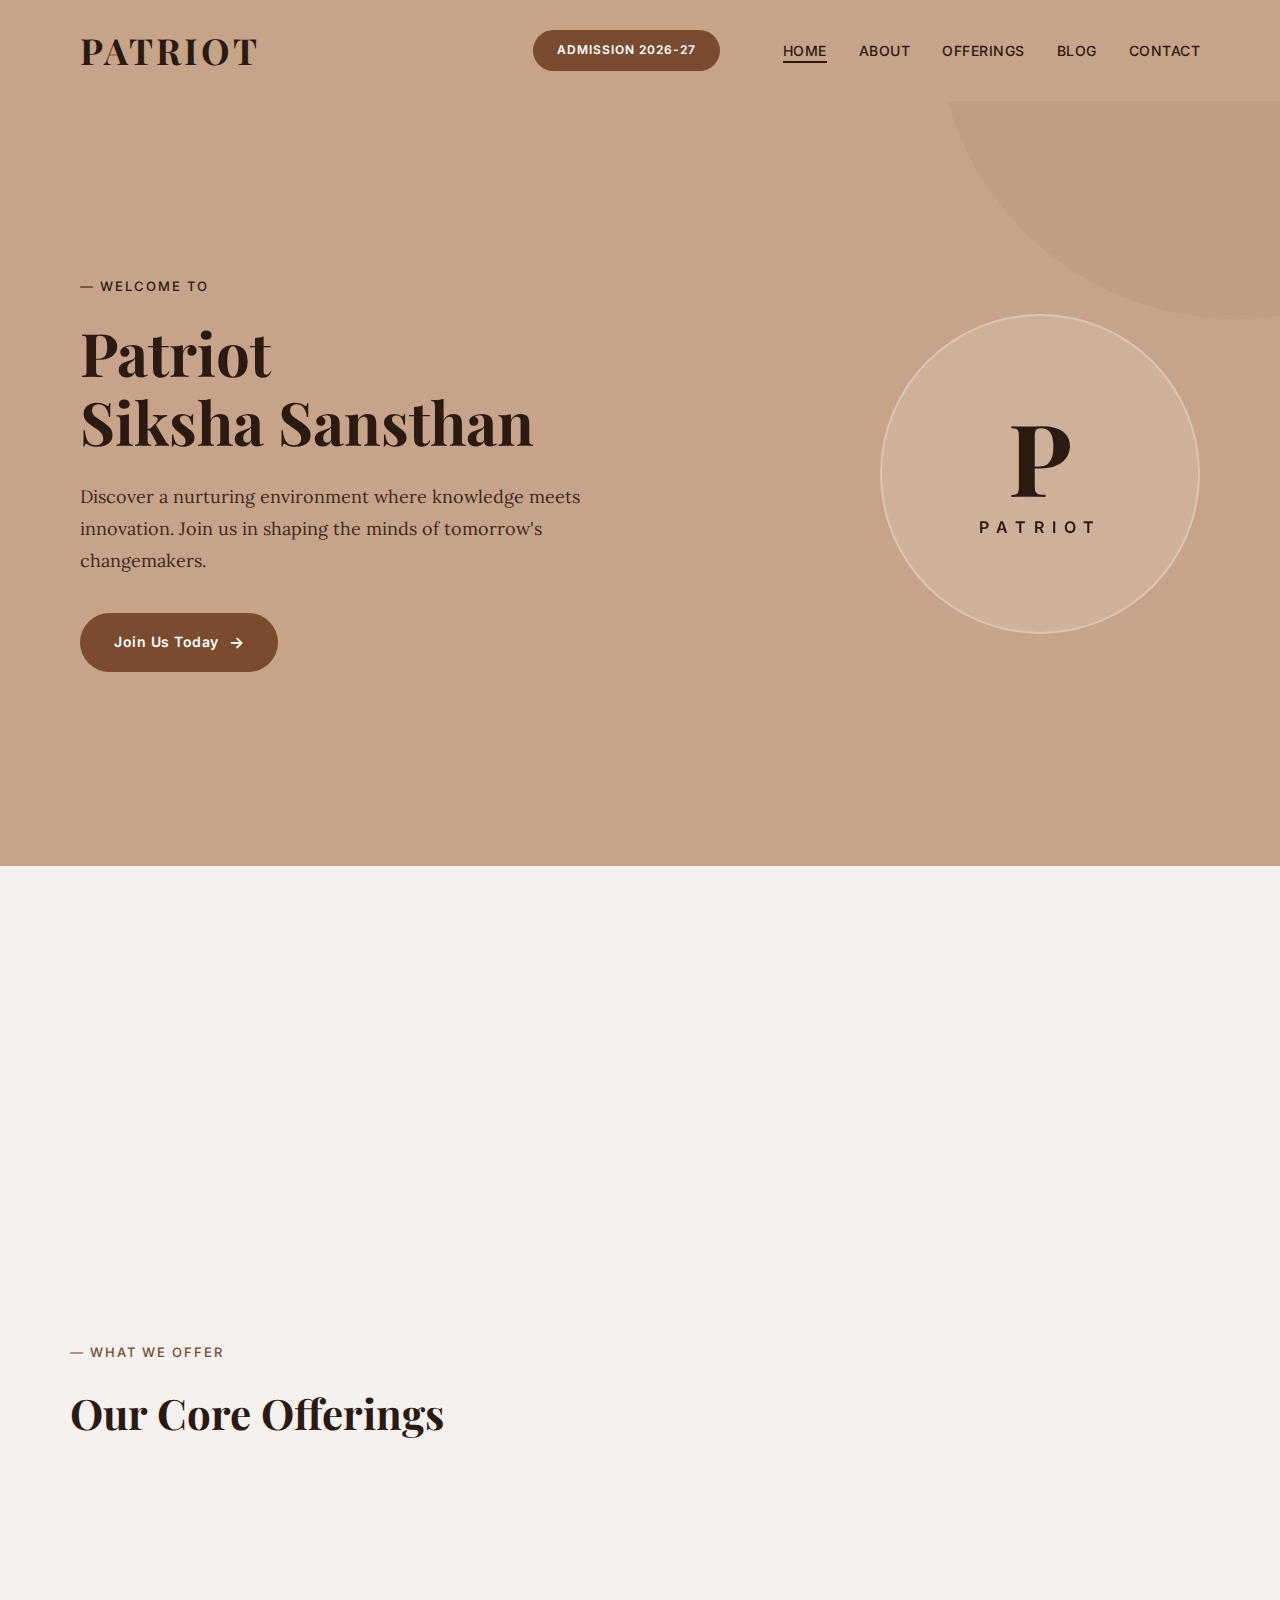
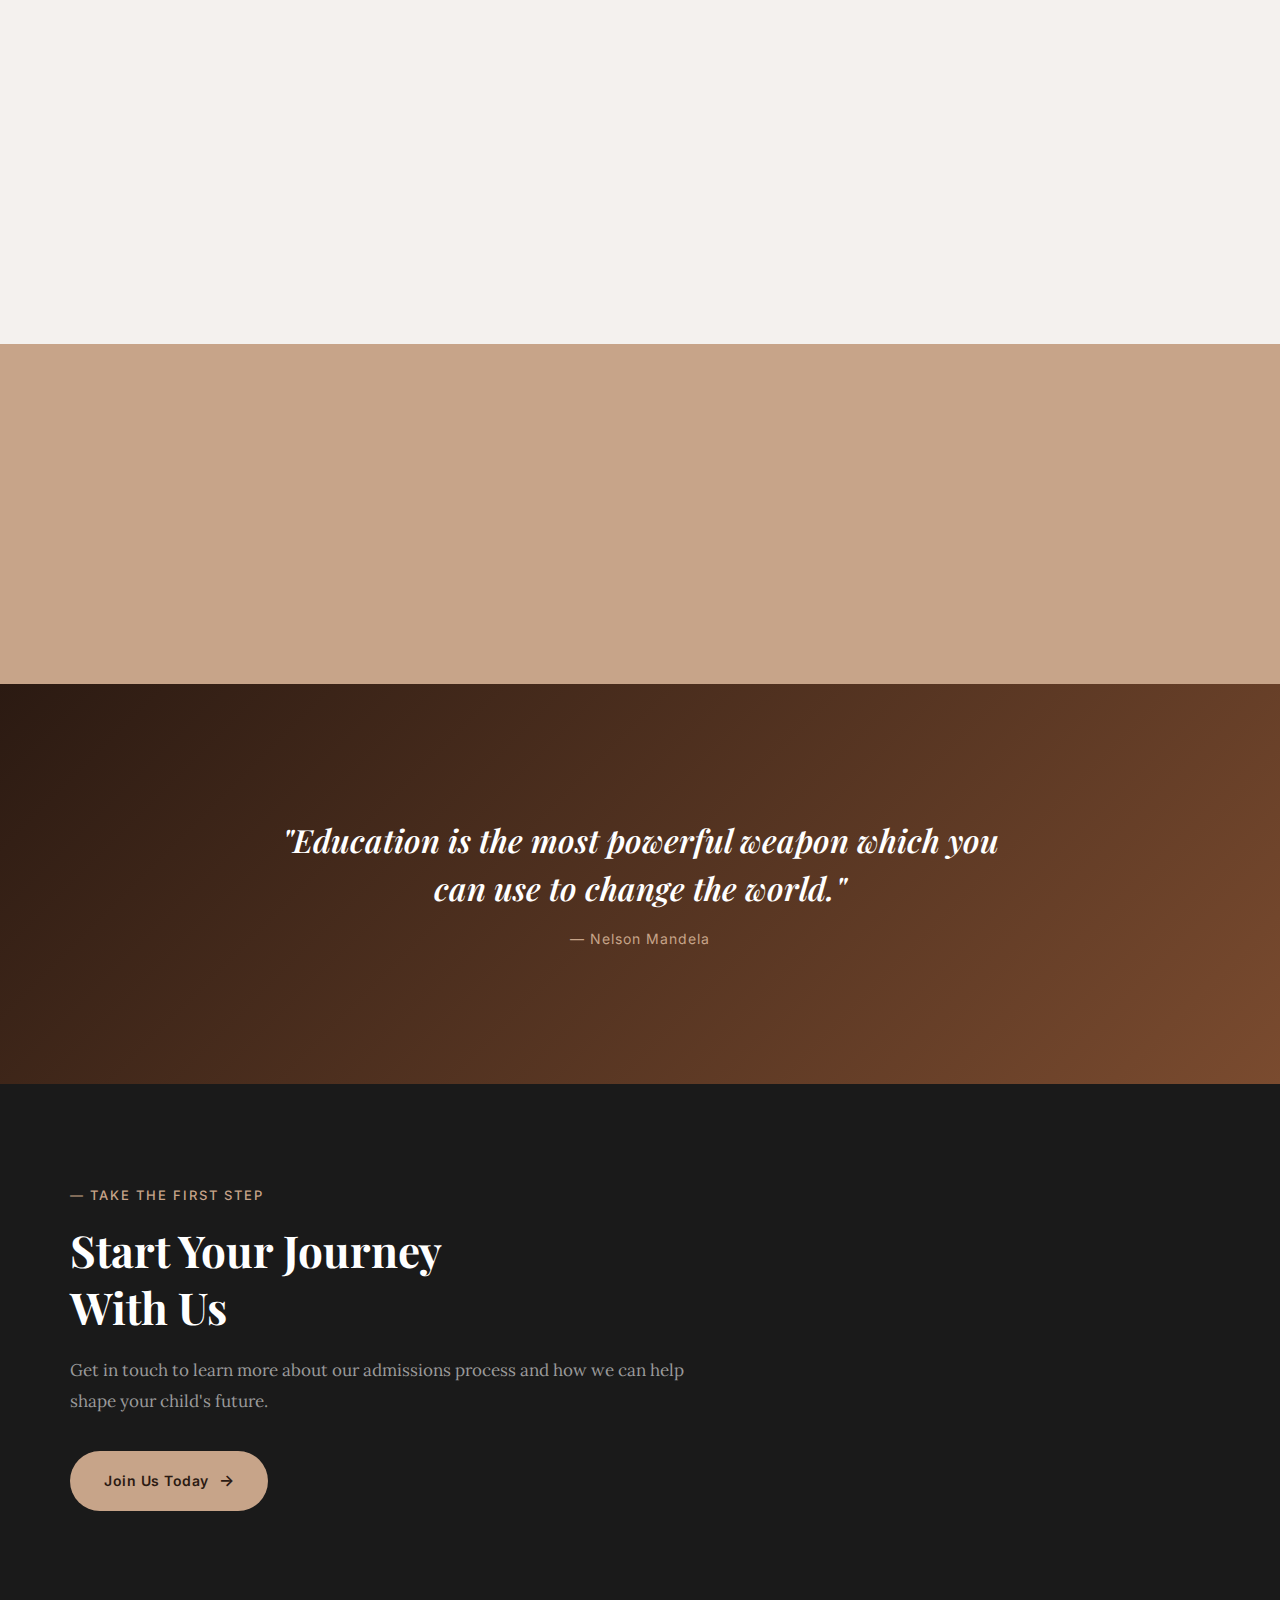
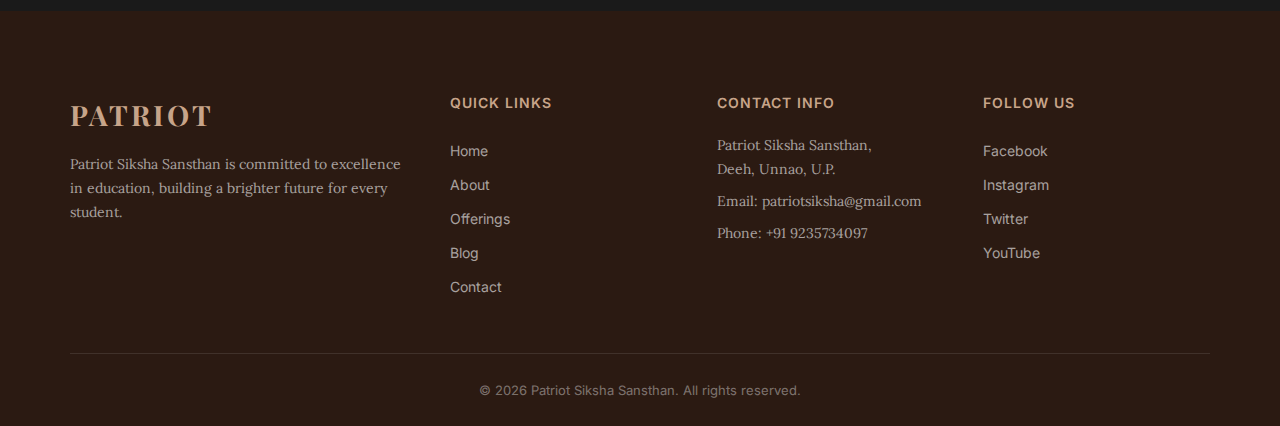
<file: index.html>
<!DOCTYPE html>
<html lang="en">
<head>
    <meta charset="UTF-8">
    <meta name="viewport" content="width=device-width, initial-scale=1.0">
    <title>Patriot Siksha Sansthan</title>
    <link rel="stylesheet" href="css/style.css">
    <link href="https://fonts.googleapis.com/css2?family=Playfair+Display:wght@400;500;600;700&family=Lora:wght@400;500;600;700&family=Inter:wght@300;400;500;600&display=swap" rel="stylesheet">
</head>
<body>

<!-- HEADER / NAVBAR -->
<header class="navbar">
    <div class="logo">
        <span class="logo-text">PATRIOT</span>
    </div>
    
    <div class="nav-right">
        <a href="#" class="admission-btn">ADMISSION 2026-27</a>
        <nav class="nav-links">
            <a href="index.html" class="active">Home</a>
            <a href="about.html">About</a>
            <a href="offerings.html">Offerings</a>
            <a href="blog.html">Blog</a>
            <a href="contact.html">Contact</a>
            <!-- <a href="disclosure.html" class="nav-dot" title="CBSE Mandatory Public Disclosure">●</a> -->
        </nav>
        <button class="hamburger" id="hamburger">
            <span></span>
            <span></span>
            <span></span>
        </button>
    </div>
</header>

<!-- MOBILE NAV -->
<div class="mobile-nav" id="mobileNav">
    <a href="index.html" class="active">Home</a>
    <a href="about.html">About</a>
    <a href="offerings.html">Offerings</a>
    <a href="blog.html">Blog</a>
    <a href="contact.html">Contact</a>
    <!-- <a href="disclosure.html">CBSE Disclosure</a> -->
    <a href="#" class="admission-btn-mobile">ADMISSION 2026-27</a>
</div>

<!-- HERO SECTION -->
<section class="hero">
    <div class="hero-text">
        <p class="hero-subtitle">— Welcome to</p>
        <h1>Patriot<br>Siksha Sansthan</h1>
        <p class="hero-description">
            Discover a nurturing environment where knowledge meets innovation.
            Join us in shaping the minds of tomorrow's changemakers.
        </p>
        <a href="contact.html" class="primary-btn">Join Us Today <span class="btn-arrow">→</span></a>
    </div>

    <div class="hero-image">
        <div class="hero-logo-circle">
            <div class="hero-logo-inner">
                <span class="hero-logo-p">P</span>
                <span class="hero-logo-label">PATRIOT</span>
            </div>
        </div>
    </div>
</section>

<!-- ABOUT PREVIEW -->
<section class="about-preview">
    <div class="container">
        <div class="about-preview-grid">
            <div class="about-preview-left">
                <p class="section-label">— About Us</p>
                <h2>Nurturing Minds,<br>Building Futures</h2>
            </div>
            <div class="about-preview-right">
                <p>Patriot Siksha Sansthan is dedicated to providing quality education that empowers students to achieve their fullest potential. Our institution combines traditional values with modern teaching methodologies to create well-rounded individuals.</p>
                <a href="about.html" class="text-link">Discover More →</a>
            </div>
        </div>
    </div>
</section>

<!-- CORE OFFERINGS -->
<section class="offerings" id="offerings">
    <div class="container">
        <p class="section-label">— What We Offer</p>
        <h2>Our Core Offerings</h2>

        <div class="offering-grid">
            <div class="card">
                <span class="card-number">01.</span>
                <h3>Innovative Curriculum</h3>
                <p>Comprehensive curriculum focused on critical thinking and holistic development of every student.</p>
                <a href="offerings.html" class="text-link">Learn More →</a>
            </div>

            <div class="card">
                <span class="card-number">02.</span>
                <h3>State-of-the-Art Facilities</h3>
                <p>Modern technology, sports amenities and inspiring learning spaces for growth.</p>
                <a href="offerings.html" class="text-link">Learn More →</a>
            </div>

            <div class="card">
                <span class="card-number">03.</span>
                <h3>Extracurricular Activities</h3>
                <p>Experienced faculty nurturing curiosity, creativity, and excellence beyond the classroom.</p>
                <a href="offerings.html" class="text-link">Learn More →</a>
            </div>
        </div>
    </div>
</section>

<!-- STATS SECTION -->
<section class="stats-section">
    <div class="container">
        <div class="stats-grid">
            <div class="stat-item">
                <span class="stat-number" data-target="800">0</span><span class="stat-plus">+</span>
                <p>Students Enrolled</p>
            </div>
            <div class="stat-item">
                <span class="stat-number" data-target="30">0</span><span class="stat-plus">+</span>
                <p>Expert Faculty</p>
            </div>
            <div class="stat-item">
                <span class="stat-number" data-target="10">0</span><span class="stat-plus">+</span>
                <p>Years of Excellence</p>
            </div>
            <div class="stat-item">
                <span class="stat-number" data-target="100">0</span><span class="stat-plus">%</span>
                <p>Success Rate</p>
            </div>
        </div>
    </div>
</section>

<!-- IMAGE BANNER -->
<section class="image-banner">
    <div class="image-banner-overlay">
        <h2>"Education is the most powerful weapon which you can use to change the world."</h2>
        <p>— Nelson Mandela</p>
    </div>
</section>

<!-- DARK CTA SECTION -->
<section class="dark-section">
    <div class="container">
        <div class="dark-content">
            <p class="section-label light">— Take the First Step</p>
            <h2>Start Your Journey<br>With Us</h2>
            <p class="dark-description">Get in touch to learn more about our admissions process and how we can help shape your child's future.</p>
            <a href="contact.html" class="primary-btn light-btn">Join Us Today <span class="btn-arrow">→</span></a>
        </div>
    </div>
</section>

<!-- FOOTER -->
<footer class="footer">
    <div class="container">
        <div class="footer-grid">
            <div class="footer-col">
                <h3 class="footer-logo">PATRIOT</h3>
                <p>Patriot Siksha Sansthan is committed to excellence in education, building a brighter future for every student.</p>
            </div>
            <div class="footer-col">
                <h4>Quick Links</h4>
                <a href="index.html">Home</a>
                <a href="about.html">About</a>
                <a href="offerings.html">Offerings</a>
                <a href="blog.html">Blog</a>
                <a href="contact.html">Contact</a>
            </div>
            <div class="footer-col">
                <h4>Contact Info</h4>
                <p>Patriot Siksha Sansthan,<br>Deeh, Unnao, U.P.</p>
                <p>Email: patriotsiksha@gmail.com</p>
                <p>Phone: +91 9235734097</p>
            </div>
            <div class="footer-col">
                <h4>Follow Us</h4>
                <div class="social-links">
                    <a href="#">Facebook</a>
                    <a href="#">Instagram</a>
                    <a href="#">Twitter</a>
                    <a href="#">YouTube</a>
                </div>
            </div>
        </div>
        <div class="footer-bottom">
            <p>&copy; 2026 Patriot Siksha Sansthan. All rights reserved.</p>
        </div>
    </div>
</footer>

<script src="js/script.js"></script>
</body>
</html>
</file>
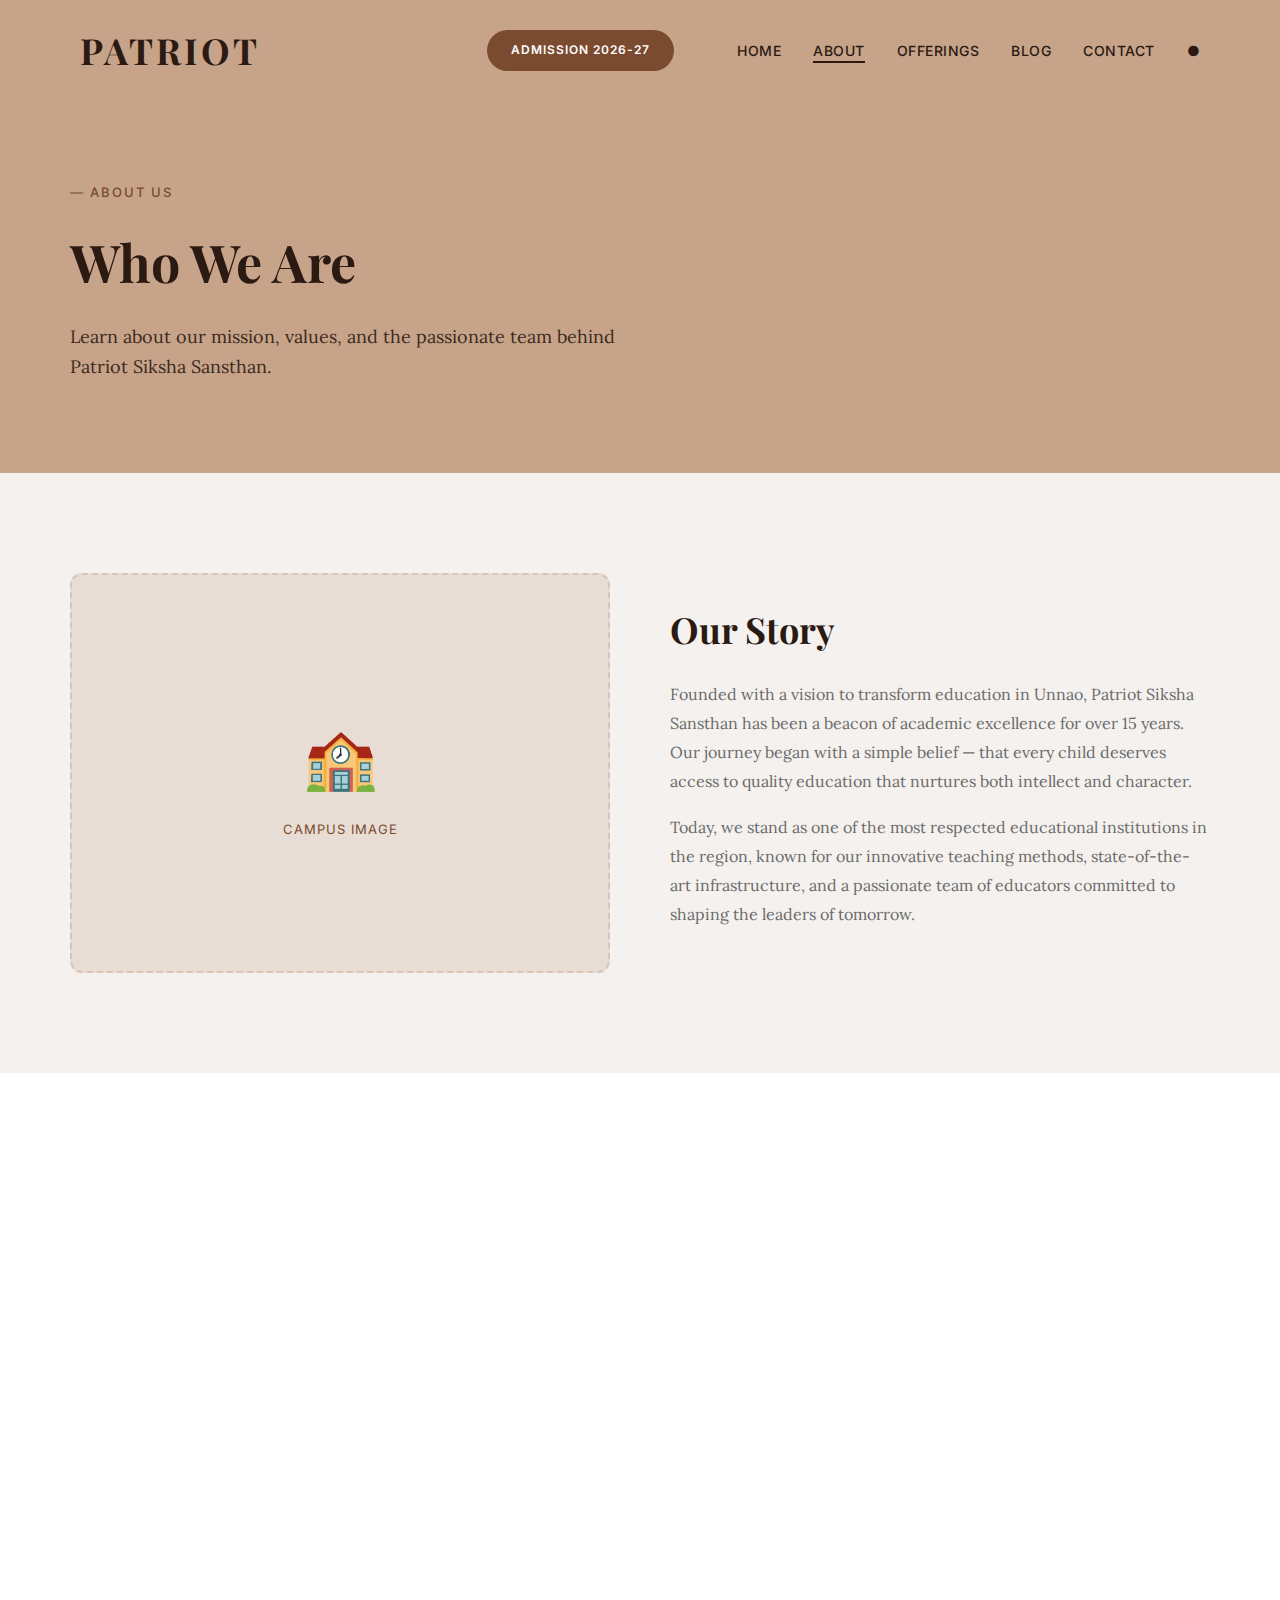
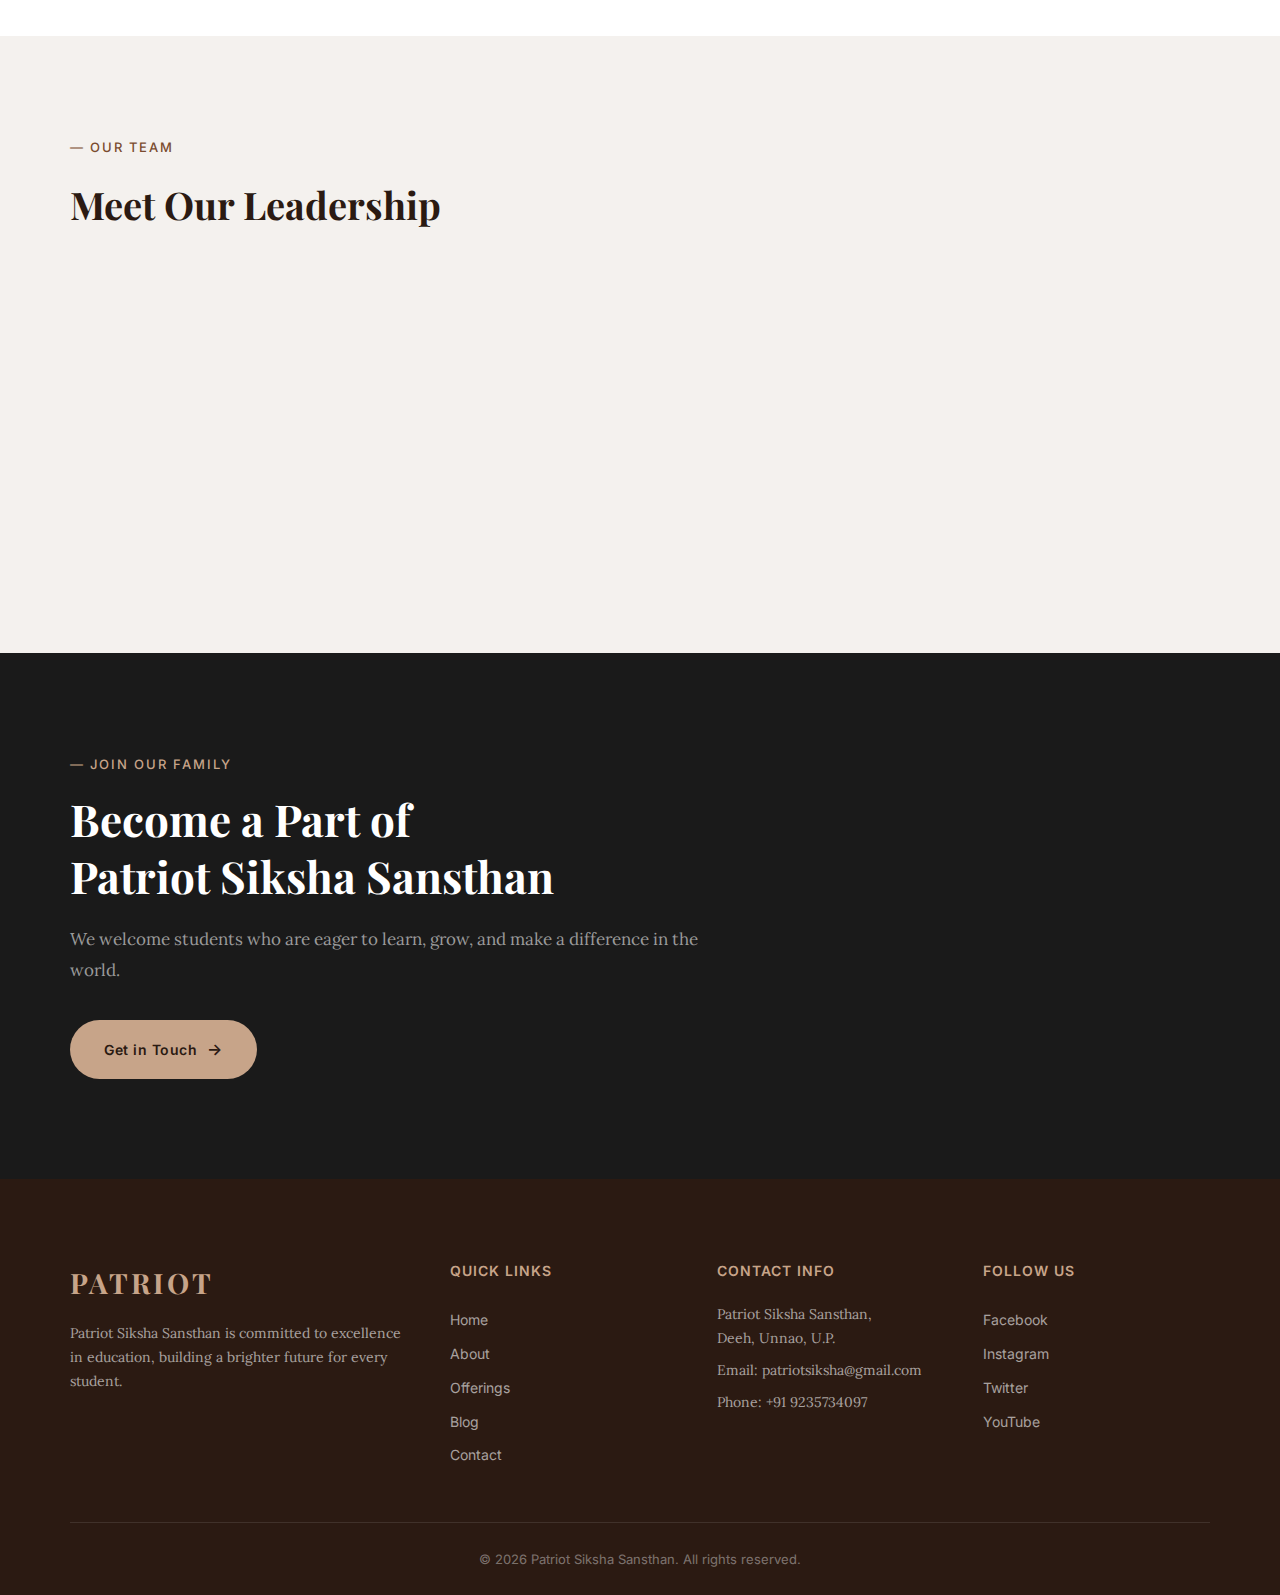
<file: about.html>
<!DOCTYPE html>
<html lang="en">
<head>
    <meta charset="UTF-8">
    <meta name="viewport" content="width=device-width, initial-scale=1.0">
    <title>About Us — Patriot Siksha Sansthan</title>
    <link rel="stylesheet" href="css/style.css">
    <link href="https://fonts.googleapis.com/css2?family=Playfair+Display:wght@400;500;600;700&family=Lora:wght@400;500;600;700&family=Inter:wght@300;400;500;600&display=swap" rel="stylesheet">
</head>
<body>

<!-- HEADER / NAVBAR -->
<header class="navbar">
    <div class="logo">
        <span class="logo-text">PATRIOT</span>
    </div>
    <div class="nav-right">
        <a href="#" class="admission-btn">ADMISSION 2026-27</a>
        <nav class="nav-links">
            <a href="index.html">Home</a>
            <a href="about.html" class="active">About</a>
            <a href="offerings.html">Offerings</a>
            <a href="blog.html">Blog</a>
            <a href="contact.html">Contact</a>
            <a href="disclosure.html" class="nav-dot" title="CBSE Mandatory Public Disclosure">●</a>
        </nav>
        <button class="hamburger" id="hamburger">
            <span></span>
            <span></span>
            <span></span>
        </button>
    </div>
</header>

<!-- MOBILE NAV -->
<div class="mobile-nav" id="mobileNav">
    <a href="index.html">Home</a>
    <a href="about.html" class="active">About</a>
    <a href="offerings.html">Offerings</a>
    <a href="blog.html">Blog</a>
    <a href="contact.html">Contact</a>
    <a href="disclosure.html">CBSE Disclosure</a>
    <a href="#" class="admission-btn-mobile">ADMISSION 2026-27</a>
</div>

<!-- PAGE HERO -->
<section class="page-hero">
    <div class="container">
        <p class="section-label">— About Us</p>
        <h1>Who We Are</h1>
        <p class="page-hero-desc">Learn about our mission, values, and the passionate team behind Patriot Siksha Sansthan.</p>
    </div>
</section>

<!-- ABOUT CONTENT -->
<section class="about-content">
    <div class="container">
        <div class="about-grid">
            <div class="about-left">
                <div class="about-image-placeholder">
                    <div class="placeholder-inner">
                        <span>🏫</span>
                        <p>Campus Image</p>
                    </div>
                </div>
            </div>
            <div class="about-right">
                <h2>Our Story</h2>
                <p>Founded with a vision to transform education in Unnao, Patriot Siksha Sansthan has been a beacon of academic excellence for over 15 years. Our journey began with a simple belief — that every child deserves access to quality education that nurtures both intellect and character.</p>
                <p>Today, we stand as one of the most respected educational institutions in the region, known for our innovative teaching methods, state-of-the-art infrastructure, and a passionate team of educators committed to shaping the leaders of tomorrow.</p>
            </div>
        </div>
    </div>
</section>

<!-- MISSION & VISION -->
<section class="mission-vision">
    <div class="container">
        <div class="mv-grid">
            <div class="mv-card">
                <div class="mv-icon">🎯</div>
                <h3>Our Mission</h3>
                <p>To provide an inclusive and stimulating learning environment that fosters academic excellence, builds character, and prepares students to become responsible global citizens.</p>
            </div>
            <div class="mv-card">
                <div class="mv-icon">👁️</div>
                <h3>Our Vision</h3>
                <p>To be a leading institution recognized for transforming lives through education, innovation, and community service — nurturing minds that shape a better tomorrow.</p>
            </div>
            <div class="mv-card">
                <div class="mv-icon">💎</div>
                <h3>Our Values</h3>
                <p>Integrity, Excellence, Compassion, Innovation, and Inclusivity form the pillars of everything we do at Patriot Siksha Sansthan.</p>
            </div>
        </div>
    </div>
</section>

<!-- TEAM SECTION -->
<section class="team-section">
    <div class="container">
        <p class="section-label">— Our Team</p>
        <h2>Meet Our Leadership</h2>
        <div class="team-grid">
            <div class="team-card">
                <div class="team-photo-placeholder">
                    <span>👤</span>
                </div>
                <h4>Director</h4>
                <p>Patriot Siksha Sansthan</p>
            </div>
            <div class="team-card">
                <div class="team-photo-placeholder">
                    <span>👤</span>
                </div>
                <h4>Principal</h4>
                <p>Academic Head</p>
            </div>
            <div class="team-card">
                <div class="team-photo-placeholder">
                    <span>👤</span>
                </div>
                <h4>Vice Principal</h4>
                <p>Student Affairs</p>
            </div>
        </div>
    </div>
</section>

<!-- DARK CTA SECTION -->
<section class="dark-section">
    <div class="container">
        <div class="dark-content">
            <p class="section-label light">— Join Our Family</p>
            <h2>Become a Part of<br>Patriot Siksha Sansthan</h2>
            <p class="dark-description">We welcome students who are eager to learn, grow, and make a difference in the world.</p>
            <a href="contact.html" class="primary-btn light-btn">Get in Touch <span class="btn-arrow">→</span></a>
        </div>
    </div>
</section>

<!-- FOOTER -->
<footer class="footer">
    <div class="container">
        <div class="footer-grid">
            <div class="footer-col">
                <h3 class="footer-logo">PATRIOT</h3>
                <p>Patriot Siksha Sansthan is committed to excellence in education, building a brighter future for every student.</p>
            </div>
            <div class="footer-col">
                <h4>Quick Links</h4>
                <a href="index.html">Home</a>
                <a href="about.html">About</a>
                <a href="offerings.html">Offerings</a>
                <a href="blog.html">Blog</a>
                <a href="contact.html">Contact</a>
            </div>
            <div class="footer-col">
                <h4>Contact Info</h4>
                <p>Patriot Siksha Sansthan,<br>Deeh, Unnao, U.P.</p>
                <p>Email: patriotsiksha@gmail.com</p>
                <p>Phone: +91 9235734097</p>
            </div>
            <div class="footer-col">
                <h4>Follow Us</h4>
                <div class="social-links">
                    <a href="#">Facebook</a>
                    <a href="#">Instagram</a>
                    <a href="#">Twitter</a>
                    <a href="#">YouTube</a>
                </div>
            </div>
        </div>
        <div class="footer-bottom">
            <p>&copy; 2026 Patriot Siksha Sansthan. All rights reserved.</p>
        </div>
    </div>
</footer>

<script src="js/script.js"></script>
</body>
</html>
</file>
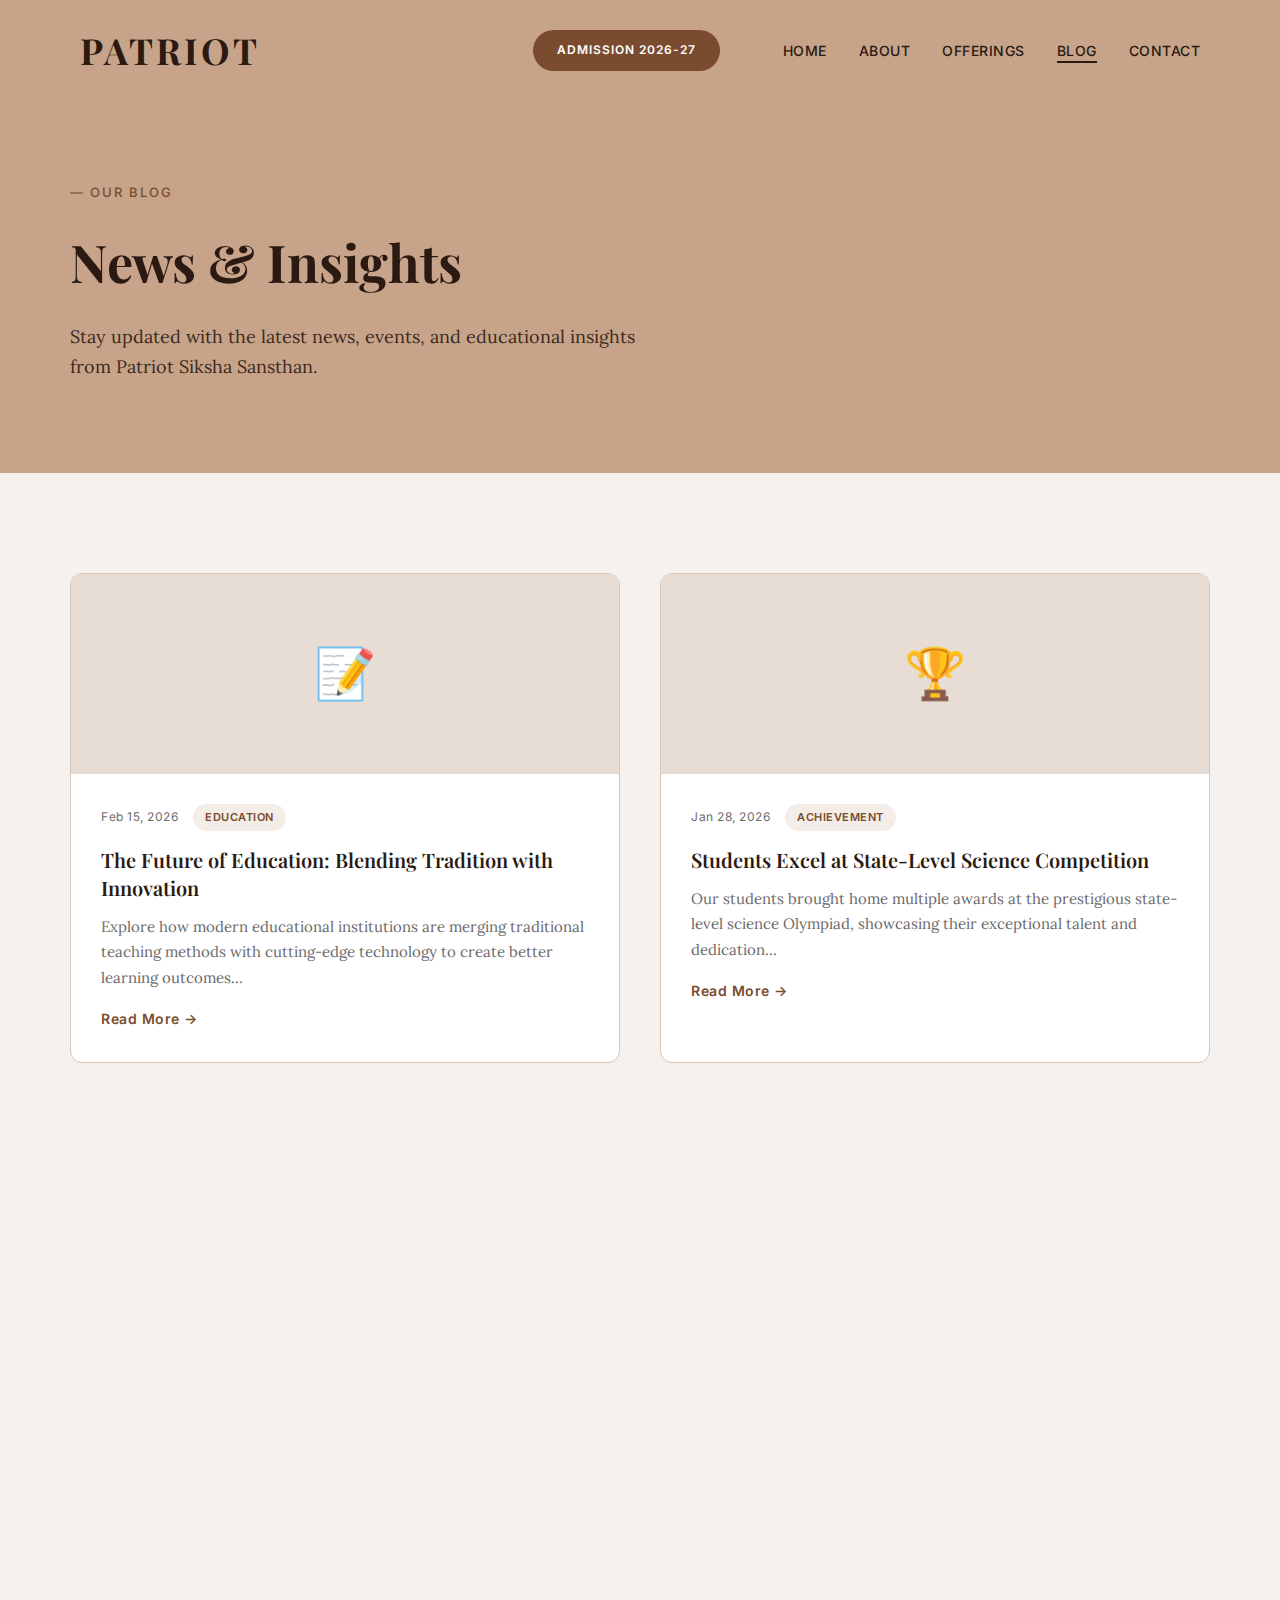
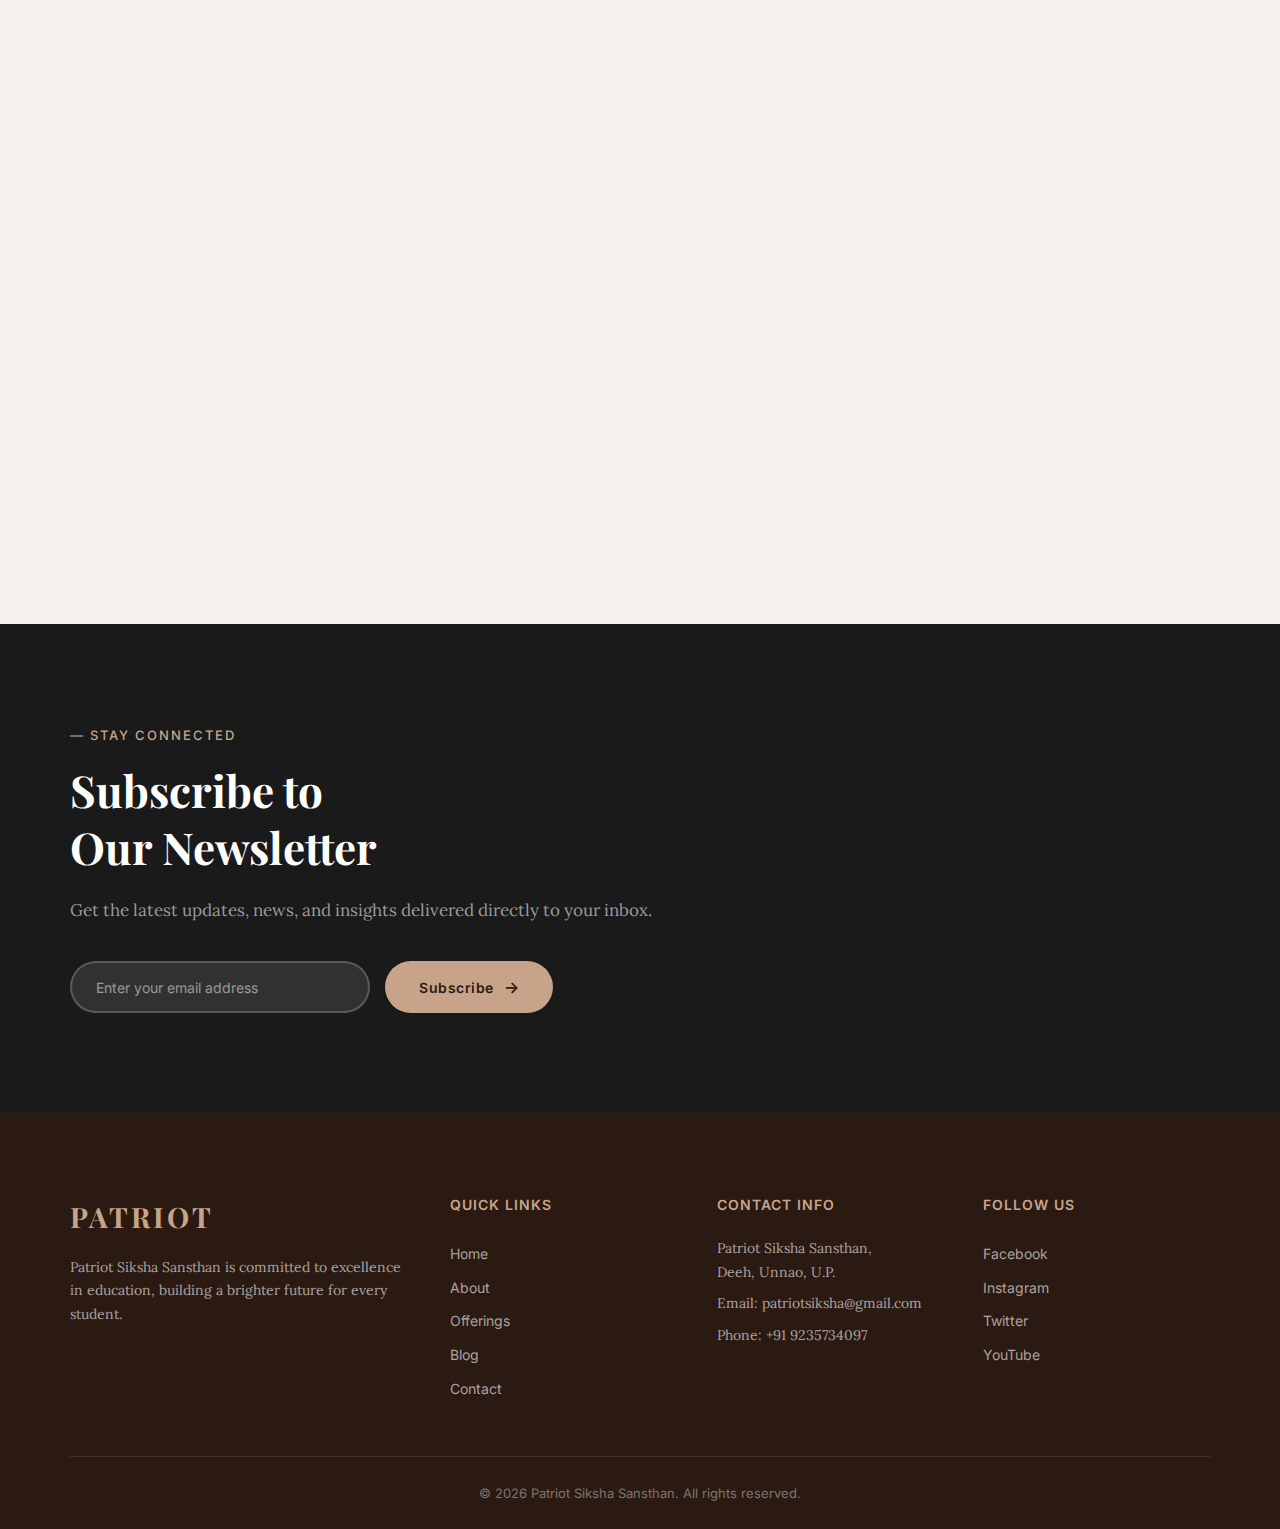
<file: blog.html>
<!DOCTYPE html>
<html lang="en">
<head>
    <meta charset="UTF-8">
    <meta name="viewport" content="width=device-width, initial-scale=1.0">
    <title>Blog — Patriot Siksha Sansthan</title>
    <link rel="stylesheet" href="css/style.css">
    <link href="https://fonts.googleapis.com/css2?family=Playfair+Display:wght@400;500;600;700&family=Lora:wght@400;500;600;700&family=Inter:wght@300;400;500;600&display=swap" rel="stylesheet">
</head>
<body>

<!-- HEADER / NAVBAR -->
<header class="navbar">
    <div class="logo">
        <span class="logo-text">PATRIOT</span>
    </div>
    <div class="nav-right">
        <a href="#" class="admission-btn">ADMISSION 2026-27</a>
        <nav class="nav-links">
            <a href="index.html">Home</a>
            <a href="about.html">About</a>
            <a href="offerings.html">Offerings</a>
            <a href="blog.html" class="active">Blog</a>
            <a href="contact.html">Contact</a>
        </nav>
        <button class="hamburger" id="hamburger">
            <span></span>
            <span></span>
            <span></span>
        </button>
    </div>
</header>

<!-- MOBILE NAV -->
<div class="mobile-nav" id="mobileNav">
    <a href="index.html">Home</a>
    <a href="about.html">About</a>
    <a href="offerings.html">Offerings</a>
    <a href="blog.html" class="active">Blog</a>
    <a href="contact.html">Contact</a>
    <a href="#" class="admission-btn-mobile">ADMISSION 2026-27</a>
</div>

<!-- PAGE HERO -->
<section class="page-hero">
    <div class="container">
        <p class="section-label">— Our Blog</p>
        <h1>News & Insights</h1>
        <p class="page-hero-desc">Stay updated with the latest news, events, and educational insights from Patriot Siksha Sansthan.</p>
    </div>
</section>

<!-- BLOG GRID -->
<section class="blog-section">
    <div class="container">
        <div class="blog-grid">

            <article class="blog-card">
                <div class="blog-image-placeholder">
                    <span>📝</span>
                </div>
                <div class="blog-card-content">
                    <div class="blog-meta">
                        <span class="blog-date">Feb 15, 2026</span>
                        <span class="blog-category">Education</span>
                    </div>
                    <h3>The Future of Education: Blending Tradition with Innovation</h3>
                    <p>Explore how modern educational institutions are merging traditional teaching methods with cutting-edge technology to create better learning outcomes...</p>
                    <a href="#" class="text-link">Read More →</a>
                </div>
            </article>

            <article class="blog-card">
                <div class="blog-image-placeholder">
                    <span>🏆</span>
                </div>
                <div class="blog-card-content">
                    <div class="blog-meta">
                        <span class="blog-date">Jan 28, 2026</span>
                        <span class="blog-category">Achievement</span>
                    </div>
                    <h3>Students Excel at State-Level Science Competition</h3>
                    <p>Our students brought home multiple awards at the prestigious state-level science Olympiad, showcasing their exceptional talent and dedication...</p>
                    <a href="#" class="text-link">Read More →</a>
                </div>
            </article>

            <article class="blog-card">
                <div class="blog-image-placeholder">
                    <span>🎨</span>
                </div>
                <div class="blog-card-content">
                    <div class="blog-meta">
                        <span class="blog-date">Jan 10, 2026</span>
                        <span class="blog-category">Events</span>
                    </div>
                    <h3>Annual Cultural Festival: A Celebration of Talent</h3>
                    <p>Our annual cultural festival brought together students, parents, and the community for a weekend of performances, exhibitions, and celebrations...</p>
                    <a href="#" class="text-link">Read More →</a>
                </div>
            </article>

            <article class="blog-card">
                <div class="blog-image-placeholder">
                    <span>🌱</span>
                </div>
                <div class="blog-card-content">
                    <div class="blog-meta">
                        <span class="blog-date">Dec 20, 2025</span>
                        <span class="blog-category">Community</span>
                    </div>
                    <h3>Green Campus Initiative: Building a Sustainable Future</h3>
                    <p>Patriot Siksha Sansthan launches its new green campus initiative aimed at environmental awareness and sustainable practices among students...</p>
                    <a href="#" class="text-link">Read More →</a>
                </div>
            </article>

            <article class="blog-card">
                <div class="blog-image-placeholder">
                    <span>💡</span>
                </div>
                <div class="blog-card-content">
                    <div class="blog-meta">
                        <span class="blog-date">Dec 05, 2025</span>
                        <span class="blog-category">Innovation</span>
                    </div>
                    <h3>New STEM Lab: Igniting Curiosity in Young Minds</h3>
                    <p>Our newly inaugurated STEM lab provides hands-on learning experiences in science, technology, engineering, and mathematics for all grade levels...</p>
                    <a href="#" class="text-link">Read More →</a>
                </div>
            </article>

            <article class="blog-card">
                <div class="blog-image-placeholder">
                    <span>📖</span>
                </div>
                <div class="blog-card-content">
                    <div class="blog-meta">
                        <span class="blog-date">Nov 18, 2025</span>
                        <span class="blog-category">Academics</span>
                    </div>
                    <h3>Parent-Teacher Meet: Strengthening the Learning Partnership</h3>
                    <p>Our recent PTM focused on collaborative approaches to student development, with insightful discussions on academic progress and well-being...</p>
                    <a href="#" class="text-link">Read More →</a>
                </div>
            </article>

        </div>
    </div>
</section>

<!-- DARK CTA SECTION -->
<section class="dark-section">
    <div class="container">
        <div class="dark-content">
            <p class="section-label light">— Stay Connected</p>
            <h2>Subscribe to<br>Our Newsletter</h2>
            <p class="dark-description">Get the latest updates, news, and insights delivered directly to your inbox.</p>
            <div class="newsletter-form">
                <input type="email" placeholder="Enter your email address" class="newsletter-input">
                <button class="primary-btn light-btn">Subscribe <span class="btn-arrow">→</span></button>
            </div>
        </div>
    </div>
</section>

<!-- FOOTER -->
<footer class="footer">
    <div class="container">
        <div class="footer-grid">
            <div class="footer-col">
                <h3 class="footer-logo">PATRIOT</h3>
                <p>Patriot Siksha Sansthan is committed to excellence in education, building a brighter future for every student.</p>
            </div>
            <div class="footer-col">
                <h4>Quick Links</h4>
                <a href="index.html">Home</a>
                <a href="about.html">About</a>
                <a href="offerings.html">Offerings</a>
                <a href="blog.html">Blog</a>
                <a href="contact.html">Contact</a>
            </div>
            <div class="footer-col">
                <h4>Contact Info</h4>
                <p>Patriot Siksha Sansthan,<br>Deeh, Unnao, U.P.</p>
                <p>Email: patriotsiksha@gmail.com</p>
                <p>Phone: +91 9235734097</p>
            </div>
            <div class="footer-col">
                <h4>Follow Us</h4>
                <div class="social-links">
                    <a href="#">Facebook</a>
                    <a href="#">Instagram</a>
                    <a href="#">Twitter</a>
                    <a href="#">YouTube</a>
                </div>
            </div>
        </div>
        <div class="footer-bottom">
            <p>&copy; 2026 Patriot Siksha Sansthan. All rights reserved.</p>
        </div>
    </div>
</footer>

<script src="js/script.js"></script>
</body>
</html>
</file>
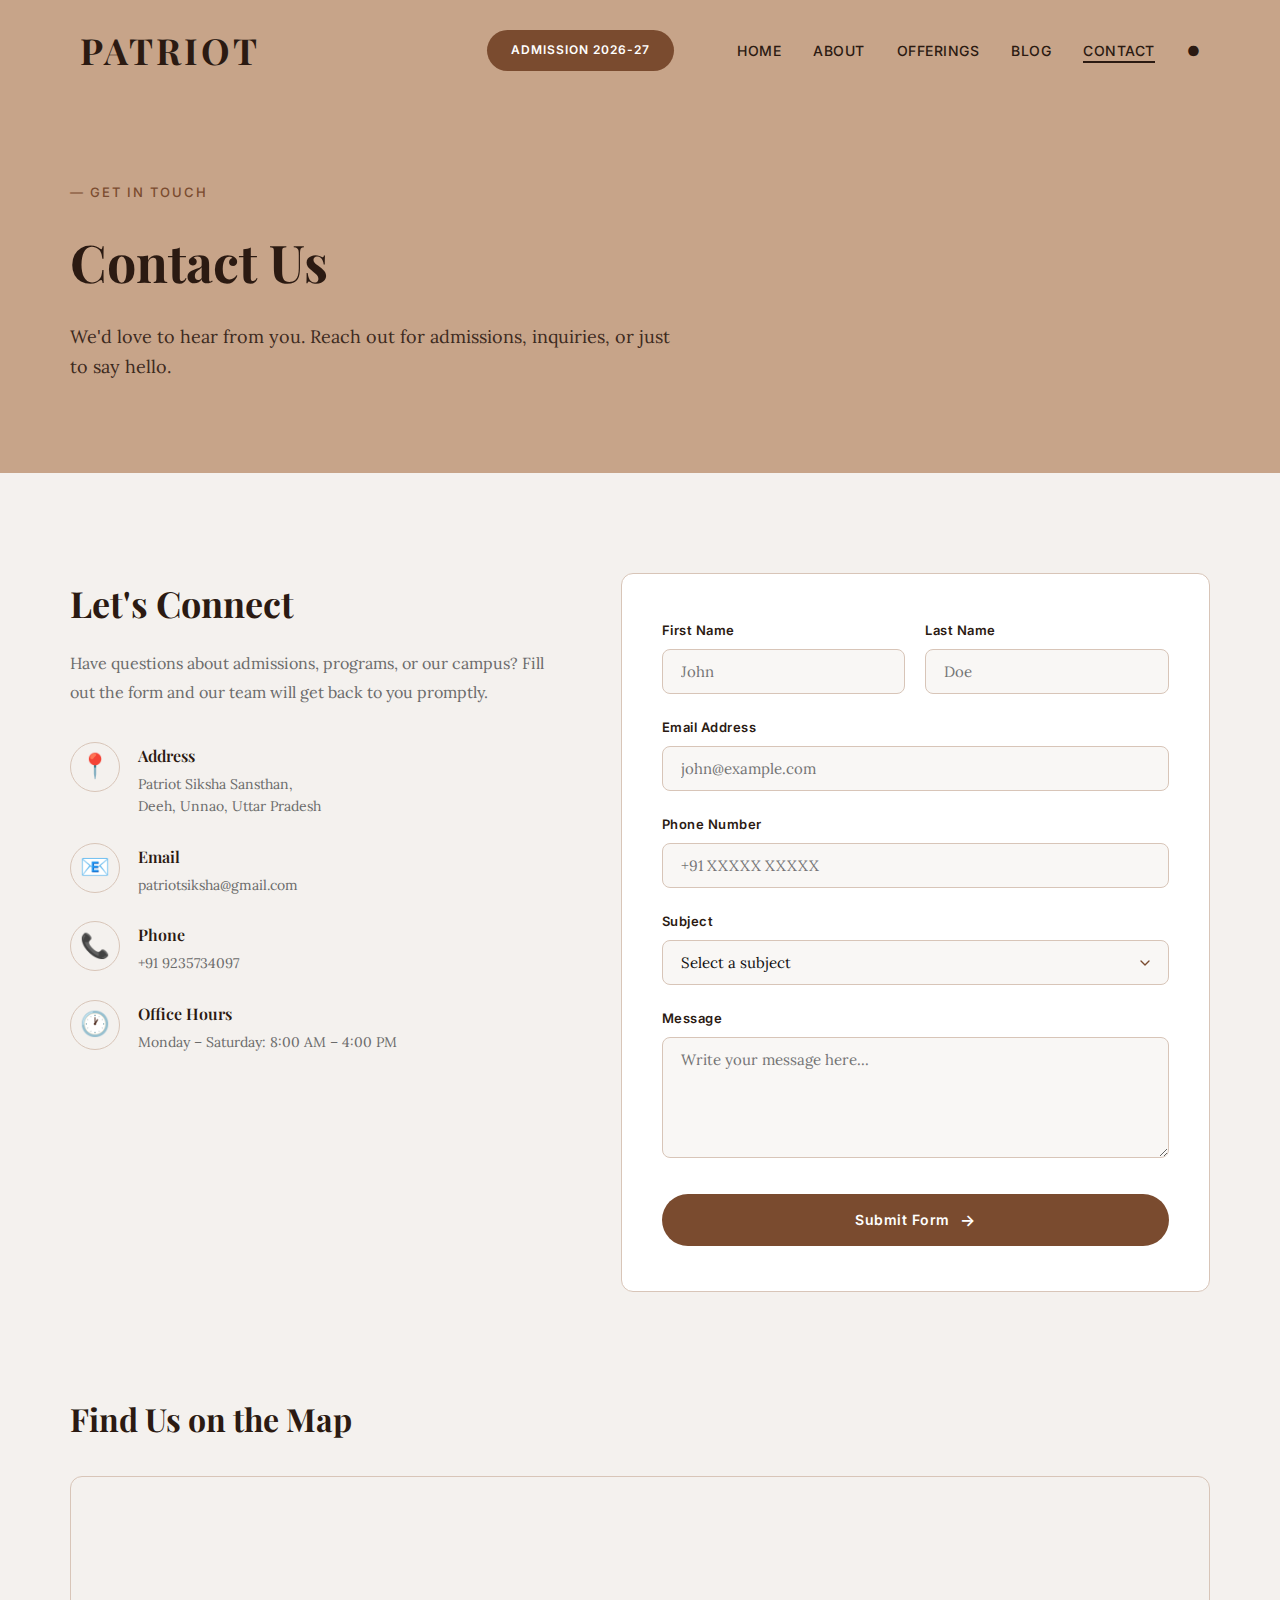
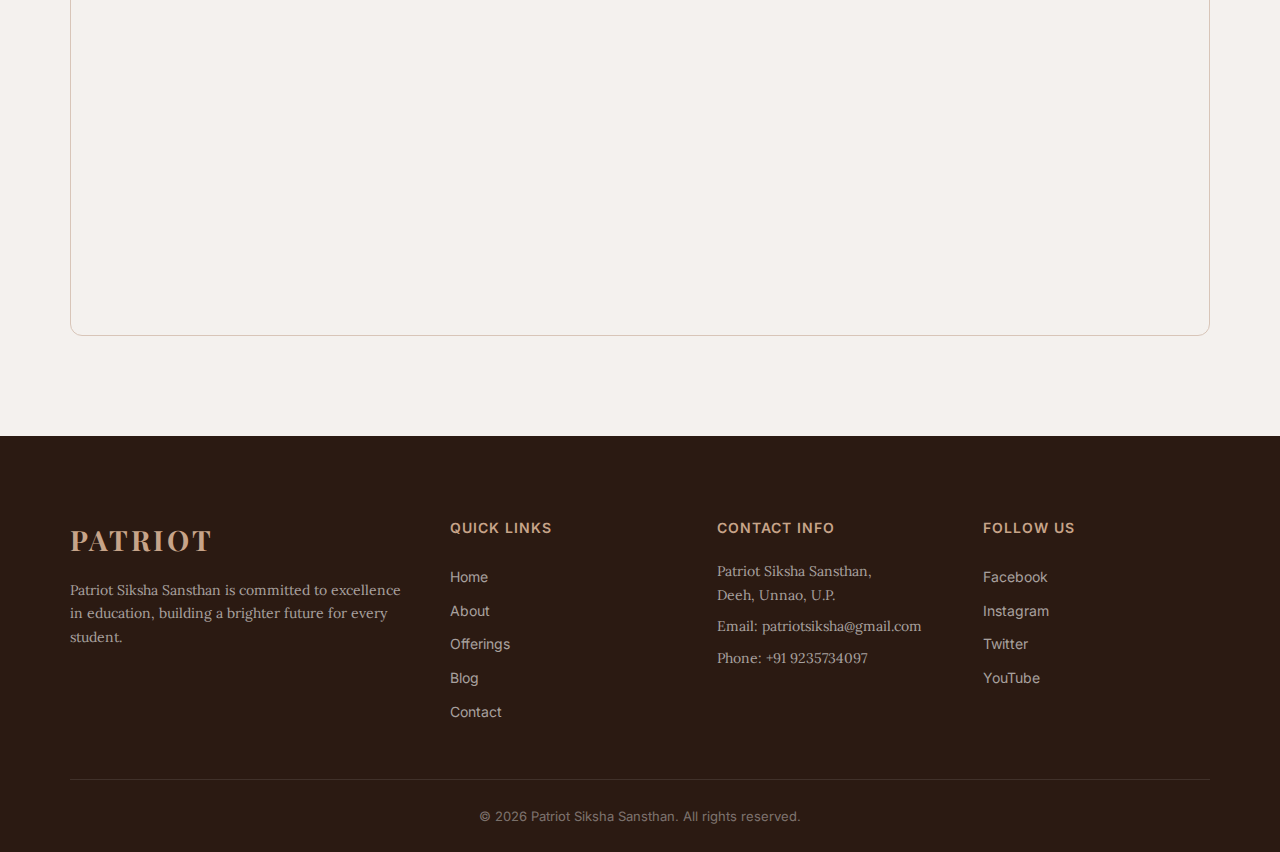
<file: contact.html>
<!DOCTYPE html>
<html lang="en">
<head>
    <meta charset="UTF-8">
    <meta name="viewport" content="width=device-width, initial-scale=1.0">
    <title>Contact Us — Patriot Siksha Sansthan</title>
    <link rel="stylesheet" href="css/style.css">
    <link href="https://fonts.googleapis.com/css2?family=Playfair+Display:wght@400;500;600;700&family=Lora:wght@400;500;600;700&family=Inter:wght@300;400;500;600&display=swap" rel="stylesheet">
</head>
<body>

<!-- HEADER / NAVBAR -->
<header class="navbar">
    <div class="logo">
        <span class="logo-text">PATRIOT</span>
    </div>
    <div class="nav-right">
        <a href="#" class="admission-btn">ADMISSION 2026-27</a>
        <nav class="nav-links">
            <a href="index.html">Home</a>
            <a href="about.html">About</a>
            <a href="offerings.html">Offerings</a>
            <a href="blog.html">Blog</a>
            <a href="contact.html" class="active">Contact</a>
            <a href="disclosure.html" class="nav-dot" title="CBSE Mandatory Public Disclosure">●</a>
        </nav>
        <button class="hamburger" id="hamburger">
            <span></span>
            <span></span>
            <span></span>
        </button>
    </div>
</header>

<!-- MOBILE NAV -->
<div class="mobile-nav" id="mobileNav">
    <a href="index.html">Home</a>
    <a href="about.html">About</a>
    <a href="offerings.html">Offerings</a>
    <a href="blog.html">Blog</a>
    <a href="contact.html" class="active">Contact</a>
    <a href="disclosure.html">CBSE Disclosure</a>
    <a href="#" class="admission-btn-mobile">ADMISSION 2026-27</a>
</div>

<!-- PAGE HERO -->
<section class="page-hero">
    <div class="container">
        <p class="section-label">— Get in Touch</p>
        <h1>Contact Us</h1>
        <p class="page-hero-desc">We'd love to hear from you. Reach out for admissions, inquiries, or just to say hello.</p>
    </div>
</section>

<!-- CONTACT SECTION -->
<section class="contact-section">
    <div class="container">
        <div class="contact-grid">

            <div class="contact-left">
                <h2>Let's Connect</h2>
                <p>Have questions about admissions, programs, or our campus? Fill out the form and our team will get back to you promptly.</p>

                <div class="contact-info-list">
                    <div class="contact-info-item">
                        <div class="contact-icon">📍</div>
                        <div>
                            <h4>Address</h4>
                            <p>Patriot Siksha Sansthan,<br>Deeh, Unnao, Uttar Pradesh</p>
                        </div>
                    </div>

                    <div class="contact-info-item">
                        <div class="contact-icon">📧</div>
                        <div>
                            <h4>Email</h4>
                            <p>patriotsiksha@gmail.com</p>
                        </div>
                    </div>

                    <div class="contact-info-item">
                        <div class="contact-icon">📞</div>
                        <div>
                            <h4>Phone</h4>
                            <p>+91 9235734097</p>
                        </div>
                    </div>

                    <div class="contact-info-item">
                        <div class="contact-icon">🕐</div>
                        <div>
                            <h4>Office Hours</h4>
                            <p>Monday – Saturday: 8:00 AM – 4:00 PM</p>
                        </div>
                    </div>
                </div>
            </div>

            <div class="contact-right">
                <form class="contact-form" id="contactForm">
                    <div class="form-row">
                        <div class="form-group">
                            <label for="firstName">First Name</label>
                            <input type="text" id="firstName" name="firstName" placeholder="John" required>
                        </div>
                        <div class="form-group">
                            <label for="lastName">Last Name</label>
                            <input type="text" id="lastName" name="lastName" placeholder="Doe" required>
                        </div>
                    </div>

                    <div class="form-group">
                        <label for="email">Email Address</label>
                        <input type="email" id="email" name="email" placeholder="john@example.com" required>
                    </div>

                    <div class="form-group">
                        <label for="phone">Phone Number</label>
                        <input type="tel" id="phone" name="phone" placeholder="+91 XXXXX XXXXX">
                    </div>

                    <div class="form-group">
                        <label for="subject">Subject</label>
                        <select id="subject" name="subject" required>
                            <option value="" disabled selected>Select a subject</option>
                            <option value="admission">Admission Inquiry</option>
                            <option value="general">General Inquiry</option>
                            <option value="feedback">Feedback</option>
                            <option value="other">Other</option>
                        </select>
                    </div>

                    <div class="form-group">
                        <label for="message">Message</label>
                        <textarea id="message" name="message" rows="5" placeholder="Write your message here..." required></textarea>
                    </div>

                    <button type="submit" class="primary-btn submit-btn">Submit Form <span class="btn-arrow">→</span></button>
                </form>
            </div>

        </div>
    </div>
</section>

<!-- MAP SECTION -->
<section class="map-section">
    <div class="container">
        <h2>Find Us on the Map</h2>
        <div class="map-placeholder">
            <iframe 
                src="https://www.google.com/maps/embed?pb=!1m18!1m12!1m3!1d3565.0!2d80.5!3d26.5!2m3!1f0!2f0!3f0!3m2!1i1024!2i768!4f13.1!3m3!1m2!1s0x0%3A0x0!2zMjbCsDMwJzAwLjAiTiA4MMKwMzAnMDAuMCJF!5e0!3m2!1sen!2sin!4v1600000000000" 
                width="100%" 
                height="450" 
                style="border:0; border-radius: 12px;" 
                allowfullscreen="" 
                loading="lazy">
            </iframe>
        </div>
    </div>
</section>

<!-- FOOTER -->
<footer class="footer">
    <div class="container">
        <div class="footer-grid">
            <div class="footer-col">
                <h3 class="footer-logo">PATRIOT</h3>
                <p>Patriot Siksha Sansthan is committed to excellence in education, building a brighter future for every student.</p>
            </div>
            <div class="footer-col">
                <h4>Quick Links</h4>
                <a href="index.html">Home</a>
                <a href="about.html">About</a>
                <a href="offerings.html">Offerings</a>
                <a href="blog.html">Blog</a>
                <a href="contact.html">Contact</a>
            </div>
            <div class="footer-col">
                <h4>Contact Info</h4>
                <p>Patriot Siksha Sansthan,<br>Deeh, Unnao, U.P.</p>
                <p>Email: patriotsiksha@gmail.com</p>
                <p>Phone: +91 9235734097</p>
            </div>
            <div class="footer-col">
                <h4>Follow Us</h4>
                <div class="social-links">
                    <a href="#">Facebook</a>
                    <a href="#">Instagram</a>
                    <a href="#">Twitter</a>
                    <a href="#">YouTube</a>
                </div>
            </div>
        </div>
        <div class="footer-bottom">
            <p>&copy; 2026 Patriot Siksha Sansthan. All rights reserved.</p>
        </div>
    </div>
</footer>

<script src="js/script.js"></script>
</body>
</html>
</file>
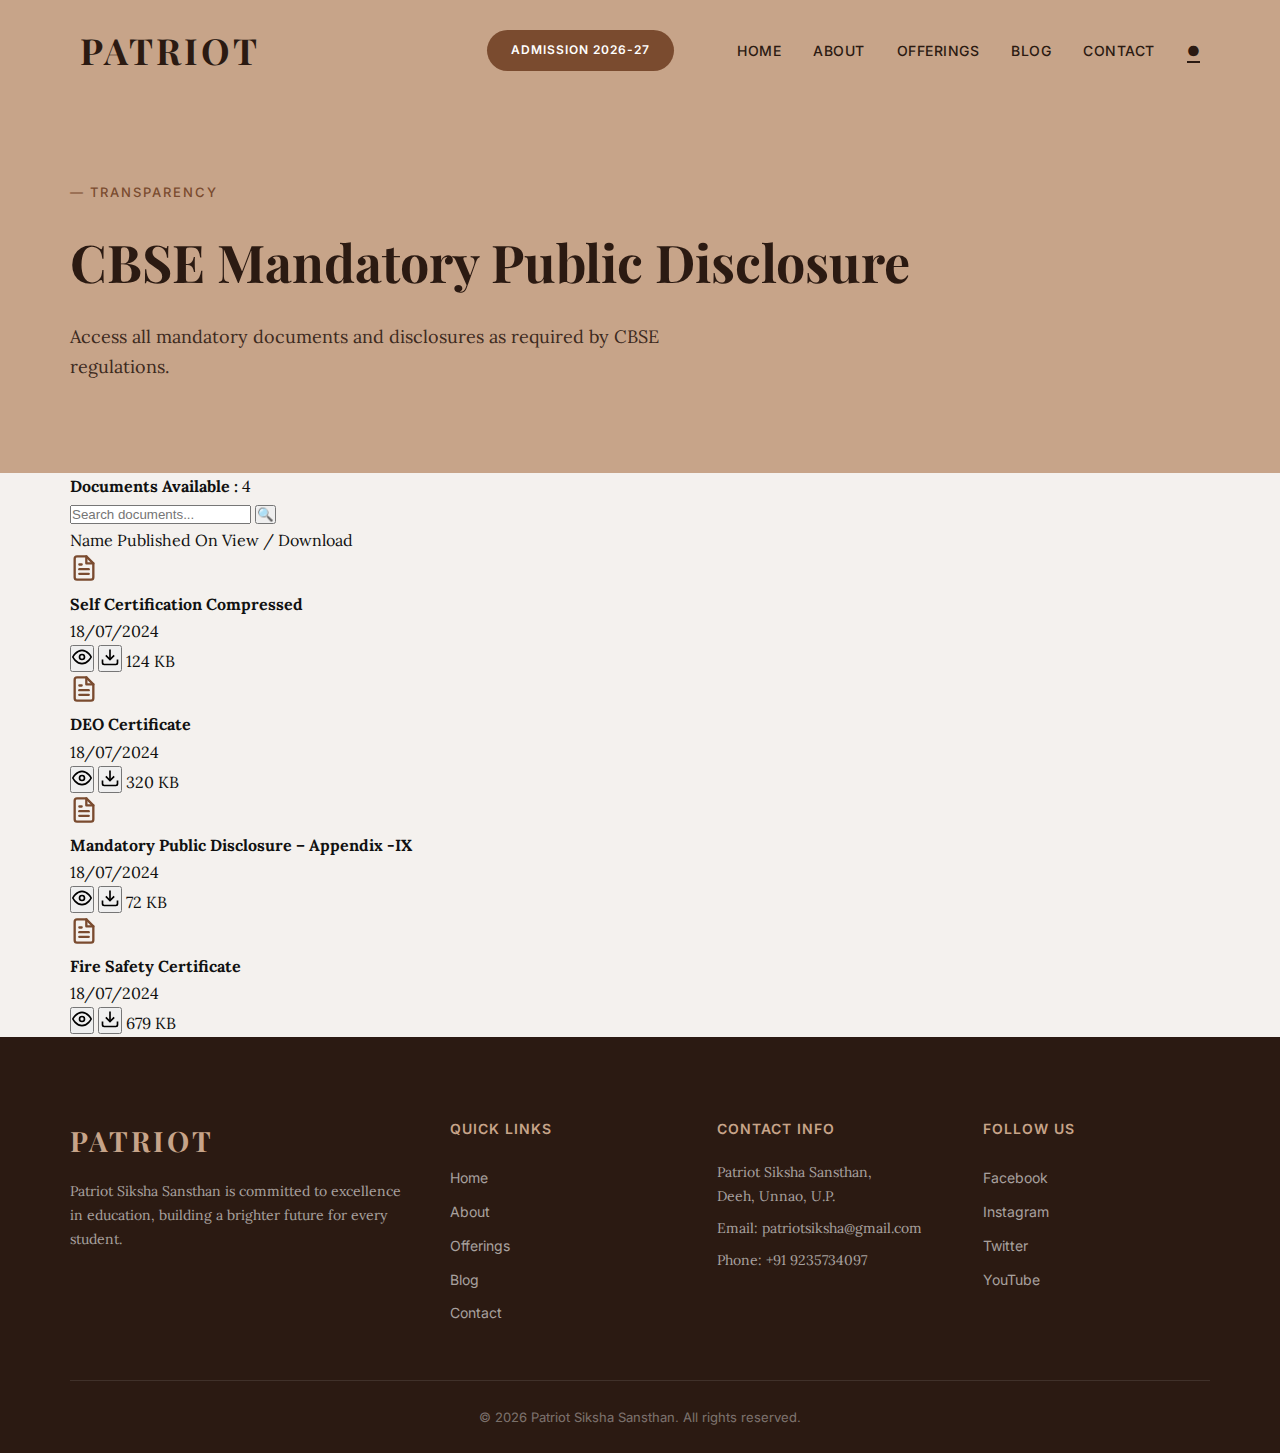
<file: disclosure.html>
<!DOCTYPE html>
<html lang="en">
<head>
    <meta charset="UTF-8">
    <meta name="viewport" content="width=device-width, initial-scale=1.0">
    <title>CBSE Mandatory Public Disclosure — Patriot Siksha Sansthan</title>
    <link rel="stylesheet" href="css/style.css">
    <link href="https://fonts.googleapis.com/css2?family=Playfair+Display:wght@400;500;600;700&family=Lora:wght@400;500;600;700&family=Inter:wght@300;400;500;600&display=swap" rel="stylesheet">
</head>
<body>

<!-- HEADER / NAVBAR -->
<header class="navbar">
    <div class="logo">
        <span class="logo-text">PATRIOT</span>
    </div>
    <div class="nav-right">
        <a href="#" class="admission-btn">ADMISSION 2026-27</a>
        <nav class="nav-links">
            <a href="index.html">Home</a>
            <a href="about.html">About</a>
            <a href="offerings.html">Offerings</a>
            <a href="blog.html">Blog</a>
            <a href="contact.html">Contact</a>
            <a href="disclosure.html" class="nav-dot active" title="CBSE Mandatory Public Disclosure">●</a>
        </nav>
        <button class="hamburger" id="hamburger">
            <span></span>
            <span></span>
            <span></span>
        </button>
    </div>
</header>

<!-- MOBILE NAV -->
<div class="mobile-nav" id="mobileNav">
    <a href="index.html">Home</a>
    <a href="about.html">About</a>
    <a href="offerings.html">Offerings</a>
    <a href="blog.html">Blog</a>
    <a href="contact.html">Contact</a>
    <a href="disclosure.html" class="active">CBSE Disclosure</a>
    <a href="#" class="admission-btn-mobile">ADMISSION 2026-27</a>
</div>

<!-- PAGE HERO -->
<section class="page-hero">
    <div class="container">
        <p class="section-label">— Transparency</p>
        <h1>CBSE Mandatory Public Disclosure</h1>
        <p class="page-hero-desc">Access all mandatory documents and disclosures as required by CBSE regulations.</p>
    </div>
</section>

<!-- DISCLOSURE SECTION -->
<section class="disclosure-section">
    <div class="container">
        <div class="disclosure-header">
            <p class="doc-count"><strong>Documents Available :</strong> 4</p>
            <div class="disclosure-search">
                <input type="text" id="disclosureSearch" placeholder="Search documents..." class="search-input">
                <button class="search-btn">🔍</button>
            </div>
        </div>

        <!-- Table Header -->
        <div class="disclosure-table-header">
            <span class="dt-name">Name</span>
            <span class="dt-date">Published On</span>
            <span class="dt-action">View / Download</span>
        </div>

        <!-- Document Cards -->
        <div class="disclosure-list" id="disclosureList">

            <div class="disclosure-card">
                <div class="dc-icon">
                    <svg width="28" height="28" viewBox="0 0 24 24" fill="none" stroke="#7a4b2f" stroke-width="2" stroke-linecap="round" stroke-linejoin="round"><path d="M14 2H6a2 2 0 0 0-2 2v16a2 2 0 0 0 2 2h12a2 2 0 0 0 2-2V8z"></path><polyline points="14 2 14 8 20 8"></polyline><line x1="16" y1="13" x2="8" y2="13"></line><line x1="16" y1="17" x2="8" y2="17"></line><polyline points="10 9 9 9 8 9"></polyline></svg>
                </div>
                <div class="dc-info">
                    <h4>Self Certification Compressed</h4>
                </div>
                <div class="dc-date">18/07/2024</div>
                <div class="dc-actions">
                    <button class="action-btn view-btn" title="View">
                        <svg width="20" height="20" viewBox="0 0 24 24" fill="none" stroke="currentColor" stroke-width="2"><path d="M1 12s4-8 11-8 11 8 11 8-4 8-11 8-11-8-11-8z"></path><circle cx="12" cy="12" r="3"></circle></svg>
                    </button>
                    <button class="action-btn download-btn" title="Download">
                        <svg width="20" height="20" viewBox="0 0 24 24" fill="none" stroke="currentColor" stroke-width="2"><path d="M21 15v4a2 2 0 0 1-2 2H5a2 2 0 0 1-2-2v-4"></path><polyline points="7 10 12 15 17 10"></polyline><line x1="12" y1="15" x2="12" y2="3"></line></svg>
                    </button>
                    <span class="file-size">124 KB</span>
                </div>
            </div>

            <div class="disclosure-card">
                <div class="dc-icon">
                    <svg width="28" height="28" viewBox="0 0 24 24" fill="none" stroke="#7a4b2f" stroke-width="2" stroke-linecap="round" stroke-linejoin="round"><path d="M14 2H6a2 2 0 0 0-2 2v16a2 2 0 0 0 2 2h12a2 2 0 0 0 2-2V8z"></path><polyline points="14 2 14 8 20 8"></polyline><line x1="16" y1="13" x2="8" y2="13"></line><line x1="16" y1="17" x2="8" y2="17"></line><polyline points="10 9 9 9 8 9"></polyline></svg>
                </div>
                <div class="dc-info">
                    <h4>DEO Certificate</h4>
                </div>
                <div class="dc-date">18/07/2024</div>
                <div class="dc-actions">
                    <button class="action-btn view-btn" title="View">
                        <svg width="20" height="20" viewBox="0 0 24 24" fill="none" stroke="currentColor" stroke-width="2"><path d="M1 12s4-8 11-8 11 8 11 8-4 8-11 8-11-8-11-8z"></path><circle cx="12" cy="12" r="3"></circle></svg>
                    </button>
                    <button class="action-btn download-btn" title="Download">
                        <svg width="20" height="20" viewBox="0 0 24 24" fill="none" stroke="currentColor" stroke-width="2"><path d="M21 15v4a2 2 0 0 1-2 2H5a2 2 0 0 1-2-2v-4"></path><polyline points="7 10 12 15 17 10"></polyline><line x1="12" y1="15" x2="12" y2="3"></line></svg>
                    </button>
                    <span class="file-size">320 KB</span>
                </div>
            </div>

            <div class="disclosure-card">
                <div class="dc-icon">
                    <svg width="28" height="28" viewBox="0 0 24 24" fill="none" stroke="#7a4b2f" stroke-width="2" stroke-linecap="round" stroke-linejoin="round"><path d="M14 2H6a2 2 0 0 0-2 2v16a2 2 0 0 0 2 2h12a2 2 0 0 0 2-2V8z"></path><polyline points="14 2 14 8 20 8"></polyline><line x1="16" y1="13" x2="8" y2="13"></line><line x1="16" y1="17" x2="8" y2="17"></line><polyline points="10 9 9 9 8 9"></polyline></svg>
                </div>
                <div class="dc-info">
                    <h4>Mandatory Public Disclosure – Appendix -IX</h4>
                </div>
                <div class="dc-date">18/07/2024</div>
                <div class="dc-actions">
                    <button class="action-btn view-btn" title="View">
                        <svg width="20" height="20" viewBox="0 0 24 24" fill="none" stroke="currentColor" stroke-width="2"><path d="M1 12s4-8 11-8 11 8 11 8-4 8-11 8-11-8-11-8z"></path><circle cx="12" cy="12" r="3"></circle></svg>
                    </button>
                    <button class="action-btn download-btn" title="Download">
                        <svg width="20" height="20" viewBox="0 0 24 24" fill="none" stroke="currentColor" stroke-width="2"><path d="M21 15v4a2 2 0 0 1-2 2H5a2 2 0 0 1-2-2v-4"></path><polyline points="7 10 12 15 17 10"></polyline><line x1="12" y1="15" x2="12" y2="3"></line></svg>
                    </button>
                    <span class="file-size">72 KB</span>
                </div>
            </div>

            <div class="disclosure-card">
                <div class="dc-icon">
                    <svg width="28" height="28" viewBox="0 0 24 24" fill="none" stroke="#7a4b2f" stroke-width="2" stroke-linecap="round" stroke-linejoin="round"><path d="M14 2H6a2 2 0 0 0-2 2v16a2 2 0 0 0 2 2h12a2 2 0 0 0 2-2V8z"></path><polyline points="14 2 14 8 20 8"></polyline><line x1="16" y1="13" x2="8" y2="13"></line><line x1="16" y1="17" x2="8" y2="17"></line><polyline points="10 9 9 9 8 9"></polyline></svg>
                </div>
                <div class="dc-info">
                    <h4>Fire Safety Certificate</h4>
                </div>
                <div class="dc-date">18/07/2024</div>
                <div class="dc-actions">
                    <button class="action-btn view-btn" title="View">
                        <svg width="20" height="20" viewBox="0 0 24 24" fill="none" stroke="currentColor" stroke-width="2"><path d="M1 12s4-8 11-8 11 8 11 8-4 8-11 8-11-8-11-8z"></path><circle cx="12" cy="12" r="3"></circle></svg>
                    </button>
                    <button class="action-btn download-btn" title="Download">
                        <svg width="20" height="20" viewBox="0 0 24 24" fill="none" stroke="currentColor" stroke-width="2"><path d="M21 15v4a2 2 0 0 1-2 2H5a2 2 0 0 1-2-2v-4"></path><polyline points="7 10 12 15 17 10"></polyline><line x1="12" y1="15" x2="12" y2="3"></line></svg>
                    </button>
                    <span class="file-size">679 KB</span>
                </div>
            </div>

        </div>
    </div>
</section>

<!-- FOOTER -->
<footer class="footer">
    <div class="container">
        <div class="footer-grid">
            <div class="footer-col">
                <h3 class="footer-logo">PATRIOT</h3>
                <p>Patriot Siksha Sansthan is committed to excellence in education, building a brighter future for every student.</p>
            </div>
            <div class="footer-col">
                <h4>Quick Links</h4>
                <a href="index.html">Home</a>
                <a href="about.html">About</a>
                <a href="offerings.html">Offerings</a>
                <a href="blog.html">Blog</a>
                <a href="contact.html">Contact</a>
            </div>
            <div class="footer-col">
                <h4>Contact Info</h4>
                <p>Patriot Siksha Sansthan,<br>Deeh, Unnao, U.P.</p>
                <p>Email: patriotsiksha@gmail.com</p>
                <p>Phone: +91 9235734097</p>
            </div>
            <div class="footer-col">
                <h4>Follow Us</h4>
                <div class="social-links">
                    <a href="#">Facebook</a>
                    <a href="#">Instagram</a>
                    <a href="#">Twitter</a>
                    <a href="#">YouTube</a>
                </div>
            </div>
        </div>
        <div class="footer-bottom">
            <p>&copy; 2026 Patriot Siksha Sansthan. All rights reserved.</p>
        </div>
    </div>
</footer>

<script src="js/script.js"></script>
</body>
</html>
</file>
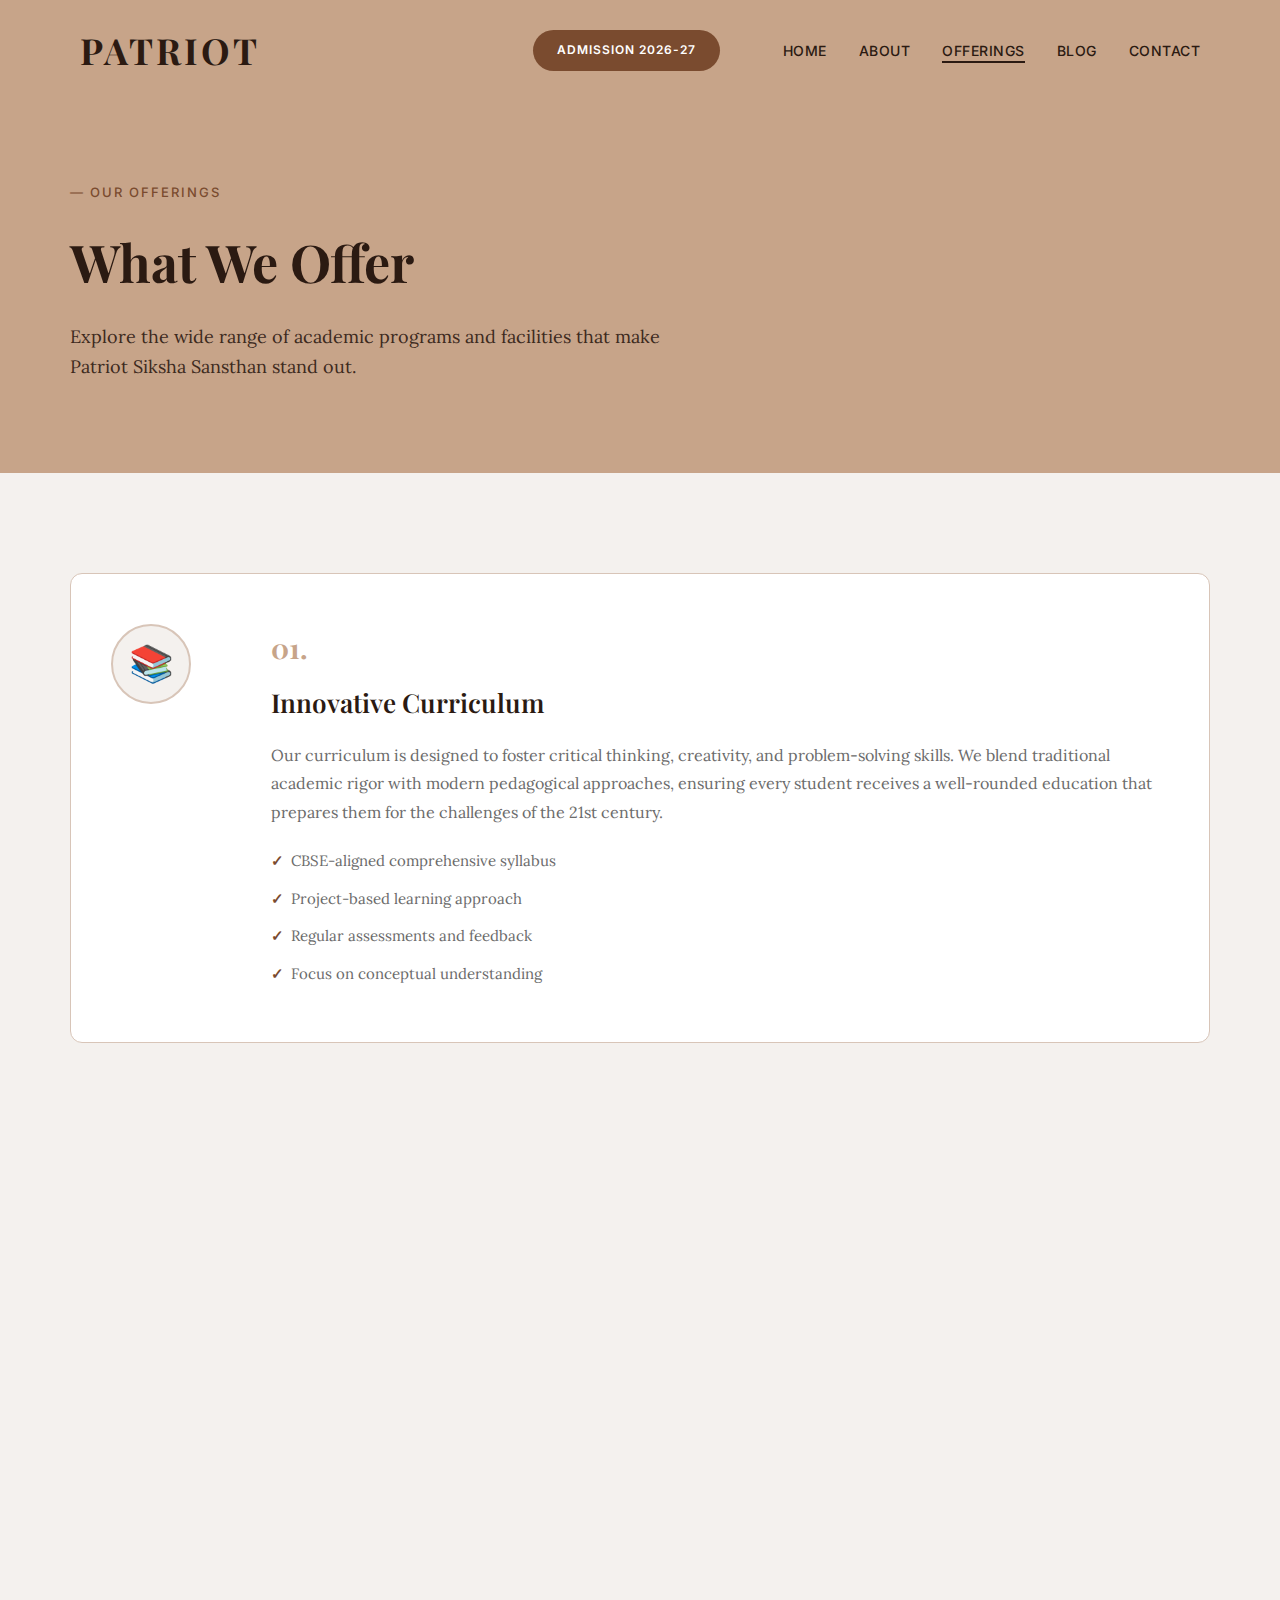
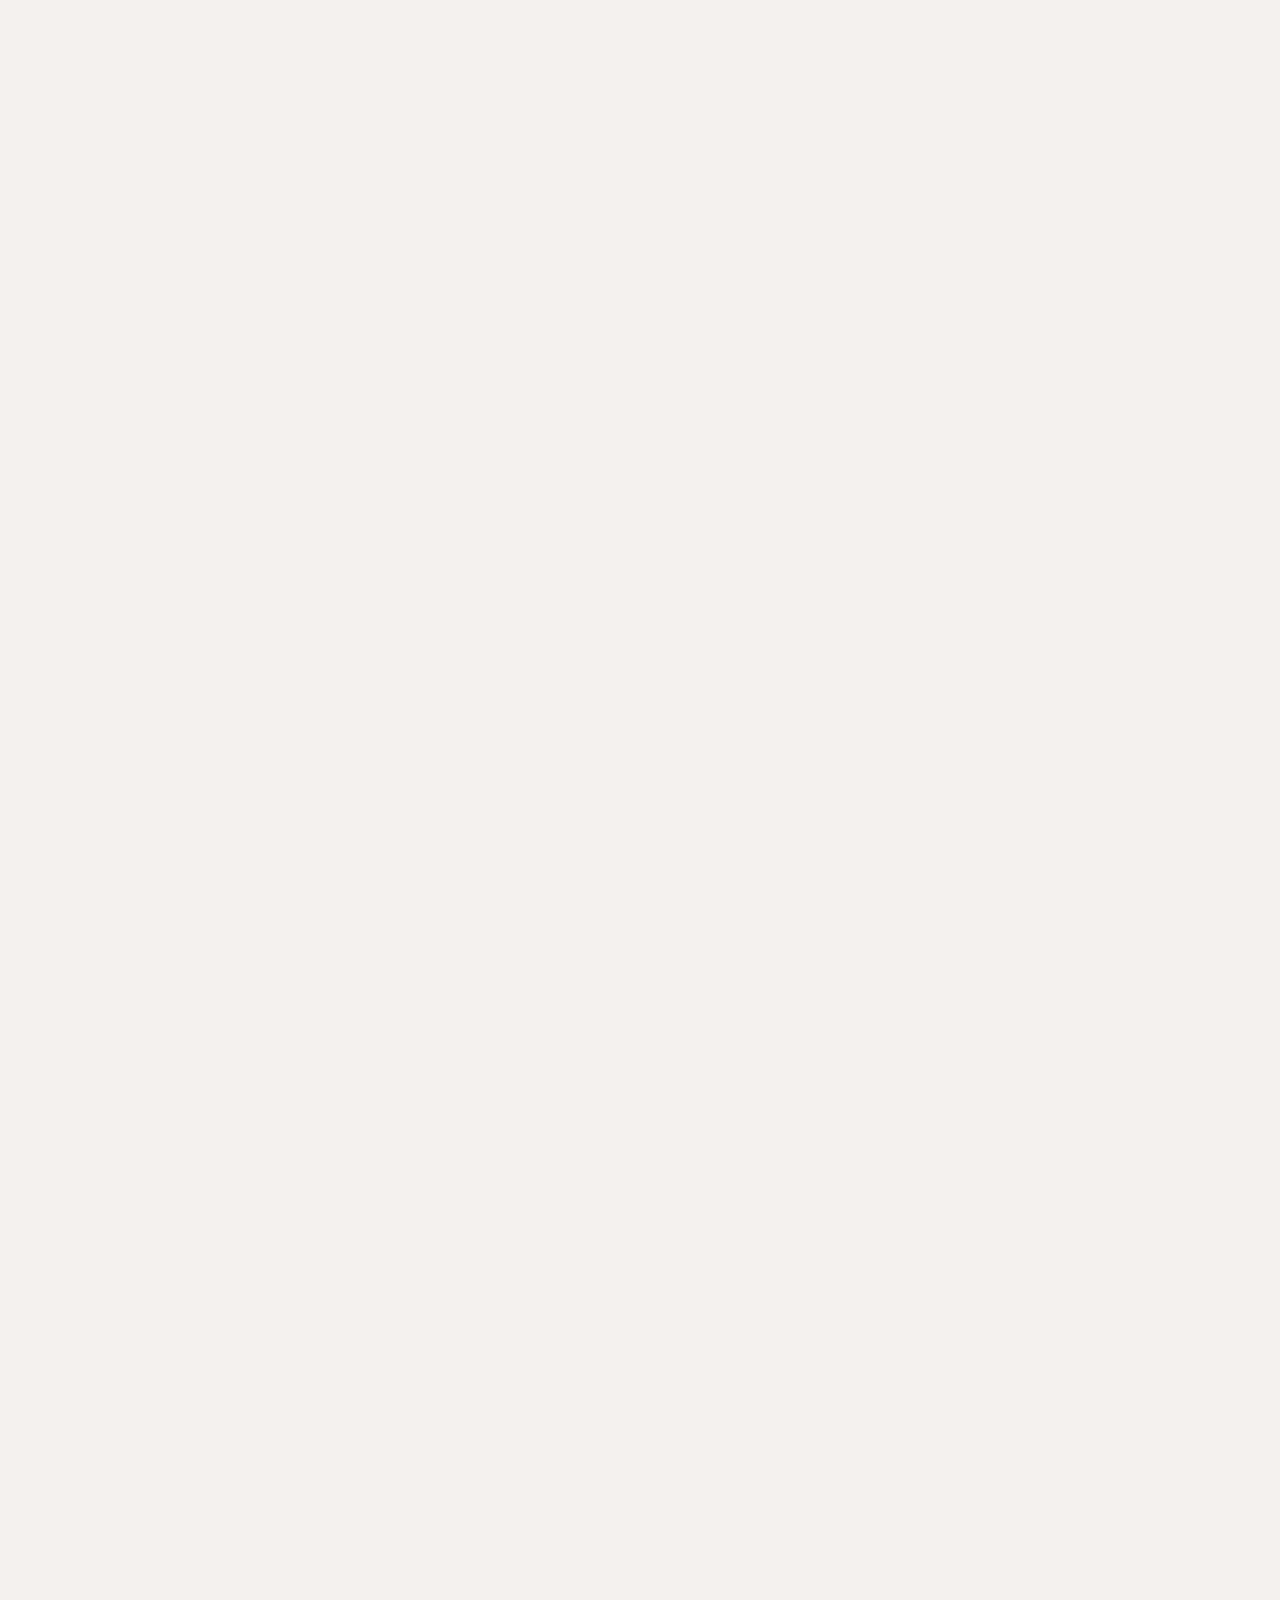
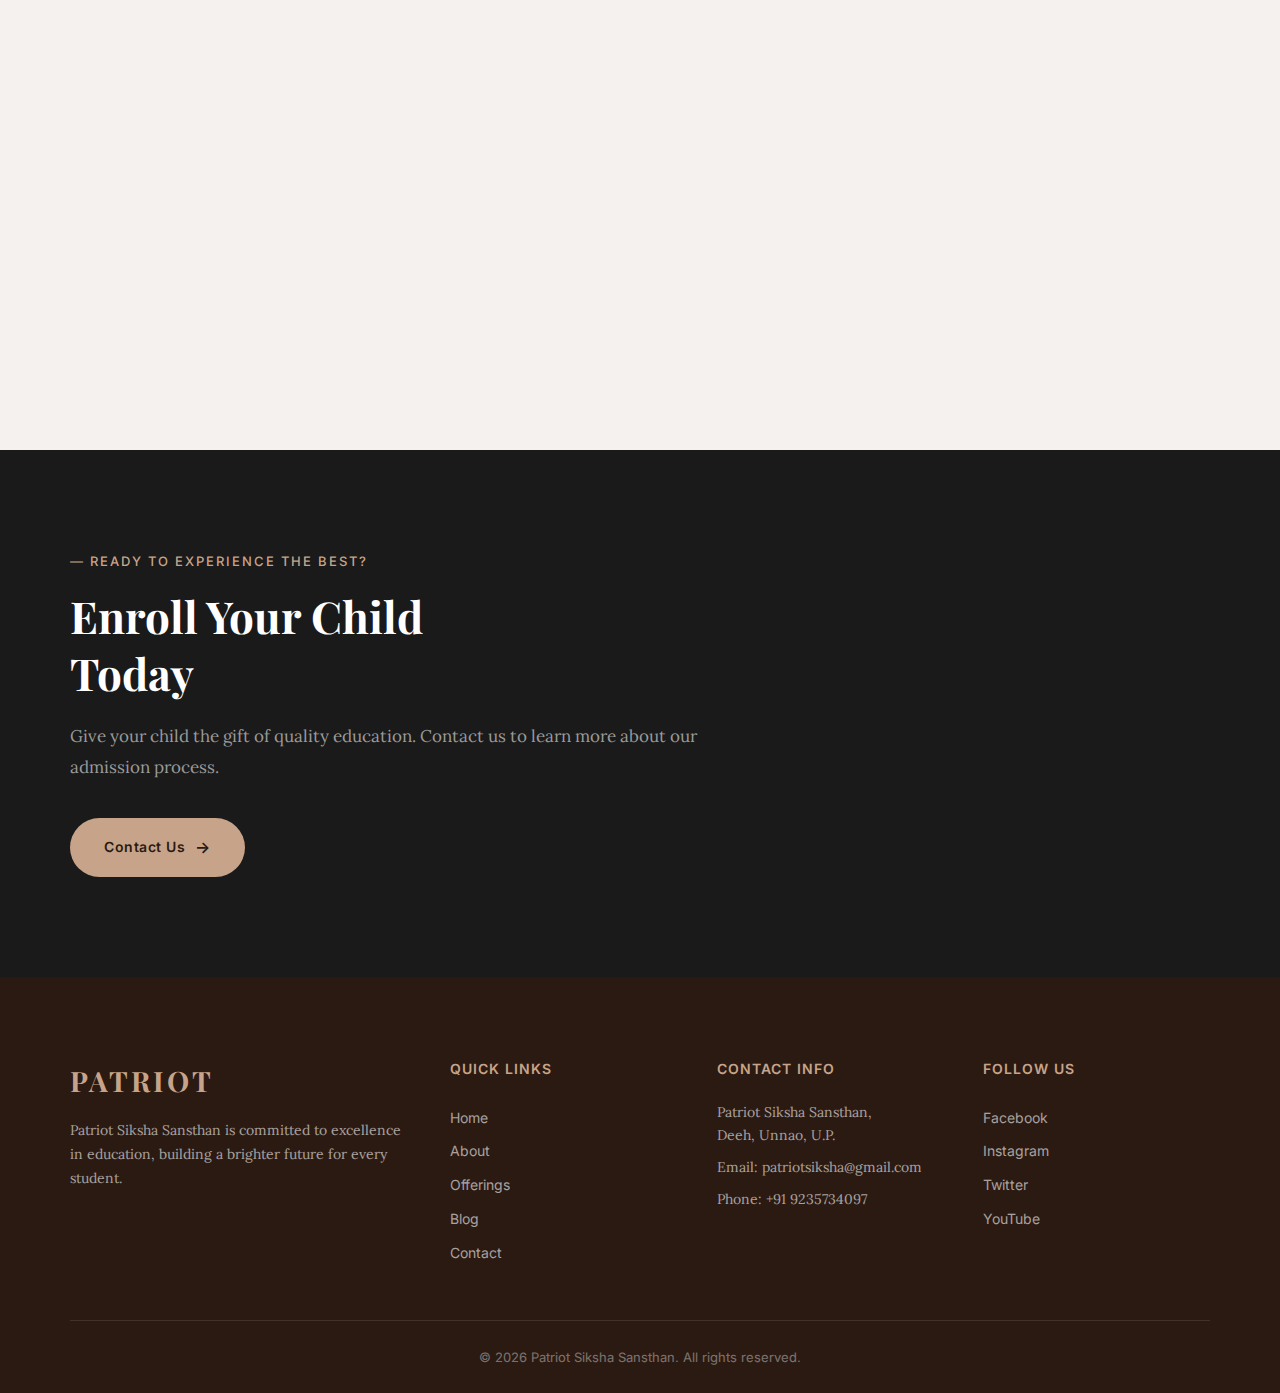
<file: offerings.html>
<!DOCTYPE html>
<html lang="en">
<head>
    <meta charset="UTF-8">
    <meta name="viewport" content="width=device-width, initial-scale=1.0">
    <title>Offerings — Patriot Siksha Sansthan</title>
    <link rel="stylesheet" href="css/style.css">
    <link href="https://fonts.googleapis.com/css2?family=Playfair+Display:wght@400;500;600;700&family=Lora:wght@400;500;600;700&family=Inter:wght@300;400;500;600&display=swap" rel="stylesheet">
</head>
<body>

<!-- HEADER / NAVBAR -->
<header class="navbar">
    <div class="logo">
        <span class="logo-text">PATRIOT</span>
    </div>
    <div class="nav-right">
        <a href="#" class="admission-btn">ADMISSION 2026-27</a>
        <nav class="nav-links">
            <a href="index.html">Home</a>
            <a href="about.html">About</a>
            <a href="offerings.html" class="active">Offerings</a>
            <a href="blog.html">Blog</a>
            <a href="contact.html">Contact</a>
        </nav>
        <button class="hamburger" id="hamburger">
            <span></span>
            <span></span>
            <span></span>
        </button>
    </div>
</header>

<!-- MOBILE NAV -->
<div class="mobile-nav" id="mobileNav">
    <a href="index.html">Home</a>
    <a href="about.html">About</a>
    <a href="offerings.html" class="active">Offerings</a>
    <a href="blog.html">Blog</a>
    <a href="contact.html">Contact</a>
    <a href="#" class="admission-btn-mobile">ADMISSION 2026-27</a>
</div>

<!-- PAGE HERO -->
<section class="page-hero">
    <div class="container">
        <p class="section-label">— Our Offerings</p>
        <h1>What We Offer</h1>
        <p class="page-hero-desc">Explore the wide range of academic programs and facilities that make Patriot Siksha Sansthan stand out.</p>
    </div>
</section>

<!-- DETAILED OFFERINGS -->
<section class="offerings-detail">
    <div class="container">
        <div class="offering-detail-grid">

            <div class="offering-detail-card">
                <div class="od-icon">📚</div>
                <div class="od-content">
                    <span class="card-number">01.</span>
                    <h3>Innovative Curriculum</h3>
                    <p>Our curriculum is designed to foster critical thinking, creativity, and problem-solving skills. We blend traditional academic rigor with modern pedagogical approaches, ensuring every student receives a well-rounded education that prepares them for the challenges of the 21st century.</p>
                    <ul>
                        <li>CBSE-aligned comprehensive syllabus</li>
                        <li>Project-based learning approach</li>
                        <li>Regular assessments and feedback</li>
                        <li>Focus on conceptual understanding</li>
                    </ul>
                </div>
            </div>

            <div class="offering-detail-card reverse">
                <div class="od-icon">🏢</div>
                <div class="od-content">
                    <span class="card-number">02.</span>
                    <h3>State-of-the-Art Facilities</h3>
                    <p>We pride ourselves on providing world-class infrastructure that enhances the learning experience. From smart classrooms to fully equipped laboratories, every facility is designed to inspire curiosity and excellence.</p>
                    <ul>
                        <li>Smart classrooms with digital tools</li>
                        <li>Fully equipped science laboratories</li>
                        <li>Modern computer lab</li>
                        <li>Well-stocked library</li>
                    </ul>
                </div>
            </div>

            <div class="offering-detail-card">
                <div class="od-icon">⚽</div>
                <div class="od-content">
                    <span class="card-number">03.</span>
                    <h3>Extracurricular Activities</h3>
                    <p>We believe education goes beyond the classroom. Our extensive range of extracurricular activities helps students discover their passions, develop new skills, and build lasting friendships.</p>
                    <ul>
                        <li>Sports: Cricket, Football, Badminton, Athletics</li>
                        <li>Arts: Music, Dance, Drama, Painting</li>
                        <li>Clubs: Science, Debate, Coding, Literature</li>
                        <li>Annual cultural festivals and competitions</li>
                    </ul>
                </div>
            </div>

            <div class="offering-detail-card reverse">
                <div class="od-icon">👨‍🏫</div>
                <div class="od-content">
                    <span class="card-number">04.</span>
                    <h3>Expert Faculty</h3>
                    <p>Our team of experienced and dedicated educators brings passion and expertise to every classroom. With continuous professional development, our teachers stay at the forefront of educational innovation.</p>
                    <ul>
                        <li>Highly qualified and experienced teachers</li>
                        <li>Regular training and workshops</li>
                        <li>Personalized attention for each student</li>
                        <li>Mentorship programs</li>
                    </ul>
                </div>
            </div>

            <div class="offering-detail-card">
                <div class="od-icon">🚌</div>
                <div class="od-content">
                    <span class="card-number">05.</span>
                    <h3>Transport & Safety</h3>
                    <p>The safety of our students is our top priority. We provide safe and reliable transportation along with comprehensive security measures across the campus.</p>
                    <ul>
                        <li>GPS-tracked school buses</li>
                        <li>CCTV surveillance across campus</li>
                        <li>Trained safety personnel</li>
                        <li>Health and wellness center</li>
                    </ul>
                </div>
            </div>

            <div class="offering-detail-card reverse">
                <div class="od-icon">💻</div>
                <div class="od-content">
                    <span class="card-number">06.</span>
                    <h3>Digital Learning</h3>
                    <p>Embracing the digital age, we integrate technology into our teaching methodology to provide a blended learning experience that prepares students for a tech-driven world.</p>
                    <ul>
                        <li>Online learning portal access</li>
                        <li>Digital content and resources</li>
                        <li>Coding and robotics programs</li>
                        <li>Parent-teacher communication app</li>
                    </ul>
                </div>
            </div>

        </div>
    </div>
</section>

<!-- DARK CTA SECTION -->
<section class="dark-section">
    <div class="container">
        <div class="dark-content">
            <p class="section-label light">— Ready to Experience the Best?</p>
            <h2>Enroll Your Child<br>Today</h2>
            <p class="dark-description">Give your child the gift of quality education. Contact us to learn more about our admission process.</p>
            <a href="contact.html" class="primary-btn light-btn">Contact Us <span class="btn-arrow">→</span></a>
        </div>
    </div>
</section>

<!-- FOOTER -->
<footer class="footer">
    <div class="container">
        <div class="footer-grid">
            <div class="footer-col">
                <h3 class="footer-logo">PATRIOT</h3>
                <p>Patriot Siksha Sansthan is committed to excellence in education, building a brighter future for every student.</p>
            </div>
            <div class="footer-col">
                <h4>Quick Links</h4>
                <a href="index.html">Home</a>
                <a href="about.html">About</a>
                <a href="offerings.html">Offerings</a>
                <a href="blog.html">Blog</a>
                <a href="contact.html">Contact</a>
            </div>
            <div class="footer-col">
                <h4>Contact Info</h4>
                <p>Patriot Siksha Sansthan,<br>Deeh, Unnao, U.P.</p>
                <p>Email: patriotsiksha@gmail.com</p>
                <p>Phone: +91 9235734097</p>
            </div>
            <div class="footer-col">
                <h4>Follow Us</h4>
                <div class="social-links">
                    <a href="#">Facebook</a>
                    <a href="#">Instagram</a>
                    <a href="#">Twitter</a>
                    <a href="#">YouTube</a>
                </div>
            </div>
        </div>
        <div class="footer-bottom">
            <p>&copy; 2026 Patriot Siksha Sansthan. All rights reserved.</p>
        </div>
    </div>
</footer>

<script src="js/script.js"></script>
</body>
</html>
</file>
<file: css/style.css>
/* ============================================
   PATRIOT SIKSHA SANSTHAN — STYLESHEET
   Color Palette:
     Primary Beige:    #c7a489
     Dark Brown:       #7a4b2f
     Very Dark Brown:  #2b1a12
     Light Background: #f4f1ee
     Dark Section BG:  #1a1a1a
     Text Dark:        #111111
     Muted Gray:       #6b6b6b
     Border Line:      #d8c5b8
   ============================================ */

/* ---- RESET ---- */
*,
*::before,
*::after {
    margin: 0;
    padding: 0;
    box-sizing: border-box;
}

html {
    scroll-behavior: smooth;
}

body {
    font-family: 'Lora', 'Georgia', serif;
    background-color: #f4f1ee;
    color: #111;
    line-height: 1.7;
    overflow-x: hidden;
}

img {
    max-width: 100%;
    display: block;
}

a {
    text-decoration: none;
    color: inherit;
    transition: color 0.3s ease;
}

ul {
    list-style: none;
}

.container {
    max-width: 1200px;
    margin: 0 auto;
    padding: 0 30px;
}


/* ============================================
   NAVBAR
   ============================================ */
.navbar {
    background-color: #c7a489;
    display: flex;
    justify-content: space-between;
    align-items: center;
    padding: 20px 80px;
    position: sticky;
    top: 0;
    z-index: 1000;
}

.logo-text {
    font-family: 'Playfair Display', serif;
    font-size: 36px;
    font-weight: 700;
    color: #2b1a12;
    letter-spacing: 3px;
}

.nav-right {
    display: flex;
    align-items: center;
    gap: 35px;
}

.nav-links a {
    font-family: 'Inter', sans-serif;
    font-size: 14px;
    font-weight: 500;
    color: #2b1a12;
    margin-left: 28px;
    letter-spacing: 0.5px;
    text-transform: uppercase;
    position: relative;
    padding-bottom: 4px;
}

.nav-links a::after {
    content: '';
    position: absolute;
    bottom: 0;
    left: 0;
    width: 0;
    height: 2px;
    background-color: #2b1a12;
    transition: width 0.3s ease;
}

.nav-links a:hover::after,
.nav-links a.active::after {
    width: 100%;
}

.admission-btn {
    font-family: 'Inter', sans-serif;
    background-color: #7a4b2f;
    color: #fff !important;
    padding: 10px 24px;
    border-radius: 25px;
    font-size: 12px;
    font-weight: 600;
    letter-spacing: 1px;
    text-transform: uppercase;
    cursor: pointer;
    transition: background-color 0.3s ease, transform 0.2s ease;
}

.admission-btn:hover {
    background-color: #2b1a12;
    transform: translateY(-1px);
}

/* Hamburger */
.hamburger {
    display: none;
    flex-direction: column;
    gap: 5px;
    cursor: pointer;
    background: none;
    border: none;
    padding: 5px;
}

.hamburger span {
    width: 25px;
    height: 2px;
    background: #2b1a12;
    transition: all 0.3s ease;
}

.hamburger.active span:nth-child(1) {
    transform: rotate(45deg) translate(5px, 5px);
}

.hamburger.active span:nth-child(2) {
    opacity: 0;
}

.hamburger.active span:nth-child(3) {
    transform: rotate(-45deg) translate(5px, -5px);
}

/* Mobile Nav */
.mobile-nav {
    display: none;
    flex-direction: column;
    background-color: #c7a489;
    padding: 20px 40px 30px;
    position: fixed;
    top: 76px;
    left: 0;
    right: 0;
    z-index: 999;
    transform: translateY(-100%);
    opacity: 0;
    transition: transform 0.3s ease, opacity 0.3s ease;
}

.mobile-nav.show {
    transform: translateY(0);
    opacity: 1;
}

.mobile-nav a {
    font-family: 'Inter', sans-serif;
    font-size: 16px;
    font-weight: 500;
    color: #2b1a12;
    padding: 12px 0;
    border-bottom: 1px solid rgba(43, 26, 18, 0.15);
    text-transform: uppercase;
    letter-spacing: 0.5px;
}

.admission-btn-mobile {
    background-color: #7a4b2f;
    color: #fff !important;
    padding: 12px 24px;
    border-radius: 25px;
    text-align: center;
    margin-top: 15px;
    font-size: 13px;
    font-weight: 600;
    letter-spacing: 1px;
}


/* ============================================
   SECTION LABELS
   ============================================ */
.section-label {
    font-family: 'Inter', sans-serif;
    font-size: 13px;
    font-weight: 500;
    color: #7a4b2f;
    letter-spacing: 2px;
    text-transform: uppercase;
    margin-bottom: 15px;
}

.section-label.light {
    color: #c7a489;
}


/* ============================================
   PRIMARY BUTTON
   ============================================ */
.primary-btn {
    font-family: 'Inter', sans-serif;
    display: inline-flex;
    align-items: center;
    gap: 10px;
    background-color: #7a4b2f;
    color: #fff;
    padding: 14px 32px;
    border: 2px solid transparent;
    border-radius: 30px;
    font-size: 14px;
    font-weight: 600;
    letter-spacing: 0.5px;
    cursor: pointer;
    transition: all 0.3s ease;
    text-decoration: none;
}

.primary-btn:hover {
    background-color: #2b1a12;
    transform: translateY(-2px);
}

.primary-btn.light-btn {
    background-color: #c7a489;
    color: #2b1a12;
}

.primary-btn.light-btn:hover {
    background-color: #fff;
    color: #2b1a12;
}

.btn-arrow {
    font-size: 16px;
    transition: transform 0.3s ease;
}

.primary-btn:hover .btn-arrow {
    transform: translateX(4px);
}

/* Text Link */
.text-link {
    font-family: 'Inter', sans-serif;
    font-size: 14px;
    font-weight: 600;
    color: #7a4b2f;
    letter-spacing: 0.5px;
    transition: color 0.3s ease;
}

.text-link:hover {
    color: #2b1a12;
}


/* ============================================
   HERO SECTION (Home)
   ============================================ */
.hero {
    background-color: #c7a489;
    display: flex;
    justify-content: space-between;
    align-items: center;
    padding: 80px 80px 100px;
    min-height: 85vh;
    position: relative;
    overflow: hidden;
}

.hero::before {
    content: '';
    position: absolute;
    top: -50%;
    right: -20%;
    width: 600px;
    height: 600px;
    background: rgba(122, 75, 47, 0.08);
    border-radius: 50%;
}

.hero-text {
    max-width: 600px;
    z-index: 1;
}

.hero-subtitle {
    font-family: 'Inter', sans-serif;
    font-size: 13px;
    font-weight: 500;
    color: #2b1a12;
    letter-spacing: 2px;
    text-transform: uppercase;
    margin-bottom: 20px;
}

.hero-text h1 {
    font-family: 'Playfair Display', serif;
    font-size: 60px;
    font-weight: 700;
    line-height: 1.15;
    margin-bottom: 25px;
    color: #2b1a12;
}

.hero-description {
    font-size: 18px;
    line-height: 1.8;
    color: #3d2a1e;
    margin-bottom: 35px;
    max-width: 520px;
}

.hero-image {
    z-index: 1;
}

.hero-logo-circle {
    width: 320px;
    height: 320px;
    border-radius: 50%;
    background: rgba(255, 255, 255, 0.15);
    display: flex;
    align-items: center;
    justify-content: center;
    backdrop-filter: blur(5px);
    border: 2px solid rgba(255, 255, 255, 0.25);
}

.hero-logo-inner {
    display: flex;
    flex-direction: column;
    align-items: center;
    gap: 8px;
}

.hero-logo-p {
    font-family: 'Playfair Display', serif;
    font-size: 100px;
    font-weight: 700;
    color: #2b1a12;
    line-height: 1;
}

.hero-logo-label {
    font-family: 'Inter', sans-serif;
    font-size: 16px;
    letter-spacing: 8px;
    color: #2b1a12;
    font-weight: 600;
}


/* ============================================
   ABOUT PREVIEW (Home)
   ============================================ */
.about-preview {
    padding: 100px 0;
    background-color: #f4f1ee;
}

.about-preview-grid {
    display: grid;
    grid-template-columns: 1fr 1fr;
    gap: 80px;
    align-items: center;
}

.about-preview-left h2 {
    font-family: 'Playfair Display', serif;
    font-size: 42px;
    font-weight: 700;
    color: #2b1a12;
    line-height: 1.3;
}

.about-preview-right p {
    font-size: 17px;
    color: #6b6b6b;
    line-height: 1.8;
    margin-bottom: 25px;
}


/* ============================================
   OFFERINGS SECTION
   ============================================ */
.offerings {
    padding: 100px 0;
    background-color: #f4f1ee;
}

.offerings h2 {
    font-family: 'Playfair Display', serif;
    font-size: 42px;
    font-weight: 700;
    margin-bottom: 60px;
    color: #2b1a12;
}

.offering-grid {
    display: grid;
    grid-template-columns: repeat(3, 1fr);
    gap: 40px;
}

.card {
    padding: 40px 30px;
    background-color: #fff;
    border-radius: 12px;
    border: 1px solid #d8c5b8;
    transition: transform 0.3s ease, box-shadow 0.3s ease;
}

.card:hover {
    transform: translateY(-5px);
    box-shadow: 0 15px 40px rgba(0, 0, 0, 0.08);
}

.card-number {
    font-family: 'Playfair Display', serif;
    font-size: 36px;
    font-weight: 700;
    color: #c7a489;
    display: block;
    margin-bottom: 15px;
}

.card h3 {
    font-family: 'Playfair Display', serif;
    font-size: 22px;
    font-weight: 600;
    margin-bottom: 15px;
    color: #2b1a12;
}

.card p {
    color: #6b6b6b;
    font-size: 15px;
    line-height: 1.7;
    margin-bottom: 20px;
}


/* ============================================
   STATS SECTION
   ============================================ */
.stats-section {
    background-color: #c7a489;
    padding: 80px 0;
}

.stats-grid {
    display: grid;
    grid-template-columns: repeat(4, 1fr);
    gap: 20px;
    text-align: center;
}

.stat-item {
    padding: 30px 20px;
}

.stat-number {
    font-family: 'Playfair Display', serif;
    font-size: 52px;
    font-weight: 700;
    color: #2b1a12;
}

.stat-plus {
    font-family: 'Playfair Display', serif;
    font-size: 36px;
    font-weight: 700;
    color: #2b1a12;
}

.stat-item p {
    font-family: 'Inter', sans-serif;
    font-size: 14px;
    font-weight: 500;
    color: #3d2a1e;
    letter-spacing: 0.5px;
    margin-top: 8px;
}


/* ============================================
   IMAGE BANNER
   ============================================ */
.image-banner {
    position: relative;
    height: 400px;
    background: linear-gradient(135deg, #2b1a12, #7a4b2f);
    display: flex;
    align-items: center;
    justify-content: center;
}

.image-banner-overlay {
    text-align: center;
    color: #fff;
    padding: 40px;
    max-width: 800px;
}

.image-banner-overlay h2 {
    font-family: 'Playfair Display', serif;
    font-size: 32px;
    font-weight: 600;
    font-style: italic;
    line-height: 1.5;
    margin-bottom: 15px;
}

.image-banner-overlay p {
    font-family: 'Inter', sans-serif;
    font-size: 14px;
    color: #c7a489;
    letter-spacing: 1px;
}


/* ============================================
   DARK SECTION (CTA)
   ============================================ */
.dark-section {
    background-color: #1a1a1a;
    color: #fff;
    padding: 100px 0;
}

.dark-content {
    max-width: 650px;
}

.dark-content h2 {
    font-family: 'Playfair Display', serif;
    font-size: 44px;
    font-weight: 700;
    line-height: 1.3;
    margin-bottom: 20px;
}

.dark-description {
    font-size: 17px;
    color: #999;
    line-height: 1.8;
    margin-bottom: 35px;
}


/* ============================================
   PAGE HERO (Internal Pages)
   ============================================ */
.page-hero {
    background-color: #c7a489;
    padding: 80px 0 90px;
}

.page-hero h1 {
    font-family: 'Playfair Display', serif;
    font-size: 52px;
    font-weight: 700;
    color: #2b1a12;
    margin-bottom: 15px;
}

.page-hero-desc {
    font-size: 18px;
    color: #3d2a1e;
    max-width: 600px;
    line-height: 1.7;
}


/* ============================================
   ABOUT PAGE
   ============================================ */
.about-content {
    padding: 100px 0;
}

.about-grid {
    display: grid;
    grid-template-columns: 1fr 1fr;
    gap: 60px;
    align-items: center;
}

.about-image-placeholder {
    background-color: #e8ddd4;
    border-radius: 12px;
    height: 400px;
    display: flex;
    align-items: center;
    justify-content: center;
    border: 2px dashed #d8c5b8;
}

.placeholder-inner {
    text-align: center;
    color: #7a4b2f;
}

.placeholder-inner span {
    font-size: 60px;
    display: block;
    margin-bottom: 10px;
}

.placeholder-inner p {
    font-family: 'Inter', sans-serif;
    font-size: 13px;
    letter-spacing: 1px;
    text-transform: uppercase;
}

.about-right h2 {
    font-family: 'Playfair Display', serif;
    font-size: 36px;
    font-weight: 700;
    color: #2b1a12;
    margin-bottom: 20px;
}

.about-right p {
    font-size: 16px;
    color: #6b6b6b;
    line-height: 1.8;
    margin-bottom: 18px;
}

/* Mission & Vision */
.mission-vision {
    background-color: #fff;
    padding: 100px 0;
}

.mv-grid {
    display: grid;
    grid-template-columns: repeat(3, 1fr);
    gap: 40px;
}

.mv-card {
    padding: 45px 35px;
    background-color: #f4f1ee;
    border-radius: 12px;
    border: 1px solid #d8c5b8;
    text-align: center;
    transition: transform 0.3s ease;
}

.mv-card:hover {
    transform: translateY(-5px);
}

.mv-icon {
    font-size: 40px;
    margin-bottom: 20px;
}

.mv-card h3 {
    font-family: 'Playfair Display', serif;
    font-size: 24px;
    font-weight: 600;
    color: #2b1a12;
    margin-bottom: 15px;
}

.mv-card p {
    font-size: 15px;
    color: #6b6b6b;
    line-height: 1.7;
}

/* Team Section */
.team-section {
    padding: 100px 0;
    background-color: #f4f1ee;
}

.team-section h2 {
    font-family: 'Playfair Display', serif;
    font-size: 38px;
    font-weight: 700;
    color: #2b1a12;
    margin-bottom: 50px;
}

.team-grid {
    display: grid;
    grid-template-columns: repeat(3, 1fr);
    gap: 40px;
}

.team-card {
    text-align: center;
    padding: 40px 30px;
    background-color: #fff;
    border-radius: 12px;
    border: 1px solid #d8c5b8;
    transition: transform 0.3s ease;
}

.team-card:hover {
    transform: translateY(-5px);
}

.team-photo-placeholder {
    width: 100px;
    height: 100px;
    border-radius: 50%;
    background-color: #e8ddd4;
    display: flex;
    align-items: center;
    justify-content: center;
    margin: 0 auto 20px;
    font-size: 36px;
}

.team-card h4 {
    font-family: 'Playfair Display', serif;
    font-size: 20px;
    font-weight: 600;
    color: #2b1a12;
    margin-bottom: 5px;
}

.team-card p {
    font-size: 14px;
    color: #6b6b6b;
}


/* ============================================
   OFFERINGS DETAIL PAGE
   ============================================ */
.offerings-detail {
    padding: 100px 0;
}

.offering-detail-grid {
    display: flex;
    flex-direction: column;
    gap: 60px;
}

.offering-detail-card {
    display: grid;
    grid-template-columns: 120px 1fr;
    gap: 40px;
    padding: 50px 40px;
    background-color: #fff;
    border-radius: 12px;
    border: 1px solid #d8c5b8;
    transition: transform 0.3s ease, box-shadow 0.3s ease;
}

.offering-detail-card:hover {
    transform: translateY(-3px);
    box-shadow: 0 12px 35px rgba(0, 0, 0, 0.06);
}

.od-icon {
    width: 80px;
    height: 80px;
    border-radius: 50%;
    background-color: #f4f1ee;
    display: flex;
    align-items: center;
    justify-content: center;
    font-size: 36px;
    border: 2px solid #d8c5b8;
}

.od-content .card-number {
    font-size: 28px;
    margin-bottom: 10px;
}

.od-content h3 {
    font-family: 'Playfair Display', serif;
    font-size: 26px;
    font-weight: 600;
    color: #2b1a12;
    margin-bottom: 15px;
}

.od-content p {
    font-size: 16px;
    color: #6b6b6b;
    line-height: 1.8;
    margin-bottom: 15px;
}

.od-content ul {
    margin-top: 10px;
}

.od-content ul li {
    font-size: 15px;
    color: #6b6b6b;
    padding: 6px 0;
    padding-left: 20px;
    position: relative;
}

.od-content ul li::before {
    content: '✓';
    position: absolute;
    left: 0;
    color: #7a4b2f;
    font-weight: bold;
}


/* ============================================
   BLOG PAGE
   ============================================ */
.blog-section {
    padding: 100px 0;
}

.blog-grid {
    display: grid;
    grid-template-columns: repeat(2, 1fr);
    gap: 40px;
}

.blog-card {
    background-color: #fff;
    border-radius: 12px;
    overflow: hidden;
    border: 1px solid #d8c5b8;
    transition: transform 0.3s ease, box-shadow 0.3s ease;
}

.blog-card:hover {
    transform: translateY(-5px);
    box-shadow: 0 15px 40px rgba(0, 0, 0, 0.08);
}

.blog-image-placeholder {
    height: 200px;
    background-color: #e8ddd4;
    display: flex;
    align-items: center;
    justify-content: center;
    font-size: 50px;
}

.blog-card-content {
    padding: 30px;
}

.blog-meta {
    display: flex;
    align-items: center;
    gap: 15px;
    margin-bottom: 15px;
}

.blog-date {
    font-family: 'Inter', sans-serif;
    font-size: 12px;
    color: #6b6b6b;
    letter-spacing: 0.5px;
}

.blog-category {
    font-family: 'Inter', sans-serif;
    font-size: 11px;
    font-weight: 600;
    color: #7a4b2f;
    background-color: rgba(199, 164, 137, 0.2);
    padding: 4px 12px;
    border-radius: 15px;
    letter-spacing: 0.5px;
    text-transform: uppercase;
}

.blog-card-content h3 {
    font-family: 'Playfair Display', serif;
    font-size: 20px;
    font-weight: 600;
    color: #2b1a12;
    margin-bottom: 12px;
    line-height: 1.4;
}

.blog-card-content p {
    font-size: 15px;
    color: #6b6b6b;
    line-height: 1.7;
    margin-bottom: 15px;
}

/* Newsletter */
.newsletter-form {
    display: flex;
    gap: 15px;
    margin-top: 10px;
    flex-wrap: wrap;
}

.newsletter-input {
    font-family: 'Inter', sans-serif;
    padding: 14px 24px;
    border-radius: 30px;
    border: 2px solid rgba(255, 255, 255, 0.2);
    background-color: rgba(255, 255, 255, 0.1);
    color: #fff;
    font-size: 14px;
    min-width: 300px;
    outline: none;
    transition: border-color 0.3s ease;
}

.newsletter-input::placeholder {
    color: rgba(255, 255, 255, 0.5);
}

.newsletter-input:focus {
    border-color: #c7a489;
}


/* ============================================
   CONTACT PAGE
   ============================================ */
.contact-section {
    padding: 100px 0;
}

.contact-grid {
    display: grid;
    grid-template-columns: 1fr 1.2fr;
    gap: 60px;
}

.contact-left h2 {
    font-family: 'Playfair Display', serif;
    font-size: 36px;
    font-weight: 700;
    color: #2b1a12;
    margin-bottom: 15px;
}

.contact-left > p {
    font-size: 16px;
    color: #6b6b6b;
    line-height: 1.8;
    margin-bottom: 35px;
}

.contact-info-list {
    display: flex;
    flex-direction: column;
    gap: 25px;
}

.contact-info-item {
    display: flex;
    gap: 18px;
    align-items: flex-start;
}

.contact-icon {
    font-size: 24px;
    width: 50px;
    height: 50px;
    background-color: #f4f1ee;
    border-radius: 50%;
    display: flex;
    align-items: center;
    justify-content: center;
    flex-shrink: 0;
    border: 1px solid #d8c5b8;
}

.contact-info-item h4 {
    font-family: 'Playfair Display', serif;
    font-size: 16px;
    font-weight: 600;
    color: #2b1a12;
    margin-bottom: 4px;
}

.contact-info-item p {
    font-size: 14px;
    color: #6b6b6b;
    line-height: 1.6;
}

/* Contact Form */
.contact-form {
    background-color: #fff;
    padding: 45px 40px;
    border-radius: 12px;
    border: 1px solid #d8c5b8;
}

.form-row {
    display: grid;
    grid-template-columns: 1fr 1fr;
    gap: 20px;
}

.form-group {
    margin-bottom: 22px;
}

.form-group label {
    font-family: 'Inter', sans-serif;
    font-size: 13px;
    font-weight: 600;
    color: #2b1a12;
    display: block;
    margin-bottom: 8px;
    letter-spacing: 0.5px;
}

.form-group input,
.form-group select,
.form-group textarea {
    font-family: 'Lora', serif;
    width: 100%;
    padding: 12px 18px;
    border: 1px solid #d8c5b8;
    border-radius: 8px;
    font-size: 15px;
    color: #111;
    background-color: #f9f7f5;
    outline: none;
    transition: border-color 0.3s ease, box-shadow 0.3s ease;
}

.form-group input:focus,
.form-group select:focus,
.form-group textarea:focus {
    border-color: #c7a489;
    box-shadow: 0 0 0 3px rgba(199, 164, 137, 0.15);
}

.form-group textarea {
    resize: vertical;
    min-height: 120px;
}

.form-group select {
    cursor: pointer;
    -webkit-appearance: none;
    -moz-appearance: none;
    appearance: none;
    background-image: url("data:image/svg+xml;charset=UTF-8,%3csvg xmlns='http://www.w3.org/2000/svg' viewBox='0 0 24 24' fill='none' stroke='%237a4b2f' stroke-width='2' stroke-linecap='round' stroke-linejoin='round'%3e%3cpolyline points='6 9 12 15 18 9'%3e%3c/polyline%3e%3c/svg%3e");
    background-repeat: no-repeat;
    background-position: right 15px center;
    background-size: 16px;
}

.submit-btn {
    width: 100%;
    justify-content: center;
    margin-top: 5px;
}

/* Map */
.map-section {
    padding: 0 0 100px;
}

.map-section h2 {
    font-family: 'Playfair Display', serif;
    font-size: 32px;
    font-weight: 700;
    color: #2b1a12;
    margin-bottom: 30px;
}

.map-placeholder {
    border-radius: 12px;
    overflow: hidden;
    border: 1px solid #d8c5b8;
}


/* ============================================
   FOOTER
   ============================================ */
.footer {
    background-color: #2b1a12;
    color: #fff;
    padding: 80px 0 0;
}

.footer-grid {
    display: grid;
    grid-template-columns: 1.5fr 1fr 1fr 1fr;
    gap: 40px;
    padding-bottom: 50px;
    border-bottom: 1px solid rgba(255, 255, 255, 0.1);
}

.footer-logo {
    font-family: 'Playfair Display', serif;
    font-size: 28px;
    font-weight: 700;
    letter-spacing: 3px;
    margin-bottom: 15px;
    color: #c7a489;
}

.footer-col p {
    font-size: 14px;
    color: rgba(255, 255, 255, 0.6);
    line-height: 1.7;
    margin-bottom: 8px;
}

.footer-col h4 {
    font-family: 'Inter', sans-serif;
    font-size: 14px;
    font-weight: 600;
    color: #c7a489;
    text-transform: uppercase;
    letter-spacing: 1px;
    margin-bottom: 20px;
}

.footer-col a {
    display: block;
    font-family: 'Inter', sans-serif;
    font-size: 14px;
    color: rgba(255, 255, 255, 0.6);
    padding: 5px 0;
    transition: color 0.3s ease;
}

.footer-col a:hover {
    color: #c7a489;
}

.social-links {
    display: flex;
    flex-direction: column;
    gap: 0;
}

.footer-bottom {
    padding: 25px 0;
    text-align: center;
}

.footer-bottom p {
    font-family: 'Inter', sans-serif;
    font-size: 13px;
    color: rgba(255, 255, 255, 0.4);
}


/* ============================================
   ANIMATIONS
   ============================================ */
.fade-in {
    opacity: 0;
    transform: translateY(30px);
    transition: opacity 0.6s ease, transform 0.6s ease;
}

.fade-in.visible {
    opacity: 1;
    transform: translateY(0);
}


/* ============================================
   RESPONSIVE
   ============================================ */
@media (max-width: 1024px) {
    .navbar {
        padding: 20px 40px;
    }

    .hero {
        padding: 60px 40px 80px;
    }

    .hero-text h1 {
        font-size: 44px;
    }

    .hero-logo-circle {
        width: 250px;
        height: 250px;
    }

    .hero-logo-p {
        font-size: 80px;
    }

    .offering-grid,
    .mv-grid,
    .team-grid {
        grid-template-columns: repeat(2, 1fr);
    }

    .stats-grid {
        grid-template-columns: repeat(2, 1fr);
    }

    .about-preview-grid {
        grid-template-columns: 1fr;
        gap: 40px;
    }

    .about-grid {
        grid-template-columns: 1fr;
    }

    .contact-grid {
        grid-template-columns: 1fr;
    }

    .footer-grid {
        grid-template-columns: repeat(2, 1fr);
    }
}

@media (max-width: 768px) {
    .navbar {
        padding: 18px 25px;
    }

    .nav-links,
    .nav-right .admission-btn {
        display: none;
    }

    .hamburger {
        display: flex;
    }

    .mobile-nav {
        display: flex;
    }

    .hero {
        flex-direction: column;
        text-align: center;
        padding: 50px 25px 70px;
    }

    .hero-text {
        max-width: 100%;
    }

    .hero-text h1 {
        font-size: 36px;
    }

    .hero-description {
        max-width: 100%;
    }

    .hero-image {
        margin-top: 40px;
    }

    .hero-logo-circle {
        width: 200px;
        height: 200px;
    }

    .hero-logo-p {
        font-size: 60px;
    }

    .hero-logo-label {
        font-size: 12px;
        letter-spacing: 5px;
    }

    .offerings,
    .about-preview,
    .about-content,
    .mission-vision,
    .team-section,
    .offerings-detail,
    .blog-section,
    .contact-section {
        padding: 60px 0;
    }

    .offerings h2,
    .about-preview-left h2,
    .about-right h2,
    .team-section h2,
    .contact-left h2,
    .dark-content h2 {
        font-size: 30px;
    }

    .offering-grid,
    .mv-grid,
    .team-grid,
    .blog-grid {
        grid-template-columns: 1fr;
    }

    .stats-grid {
        grid-template-columns: repeat(2, 1fr);
        gap: 10px;
    }

    .stat-number {
        font-size: 38px;
    }

    .page-hero {
        padding: 50px 0 60px;
    }

    .page-hero h1 {
        font-size: 36px;
    }

    .offering-detail-card {
        grid-template-columns: 1fr;
        gap: 20px;
        padding: 30px 25px;
    }

    .form-row {
        grid-template-columns: 1fr;
    }

    .contact-form {
        padding: 30px 25px;
    }

    .dark-section {
        padding: 60px 0;
    }

    .image-banner {
        height: 300px;
    }

    .image-banner-overlay h2 {
        font-size: 22px;
    }

    .footer-grid {
        grid-template-columns: 1fr;
        gap: 30px;
    }

    .newsletter-form {
        flex-direction: column;
    }

    .newsletter-input {
        min-width: 100%;
    }
}

@media (max-width: 480px) {
    .logo-text {
        font-size: 26px;
    }

    .hero-text h1 {
        font-size: 30px;
    }

    .stats-grid {
        grid-template-columns: 1fr 1fr;
    }
}
</file>
